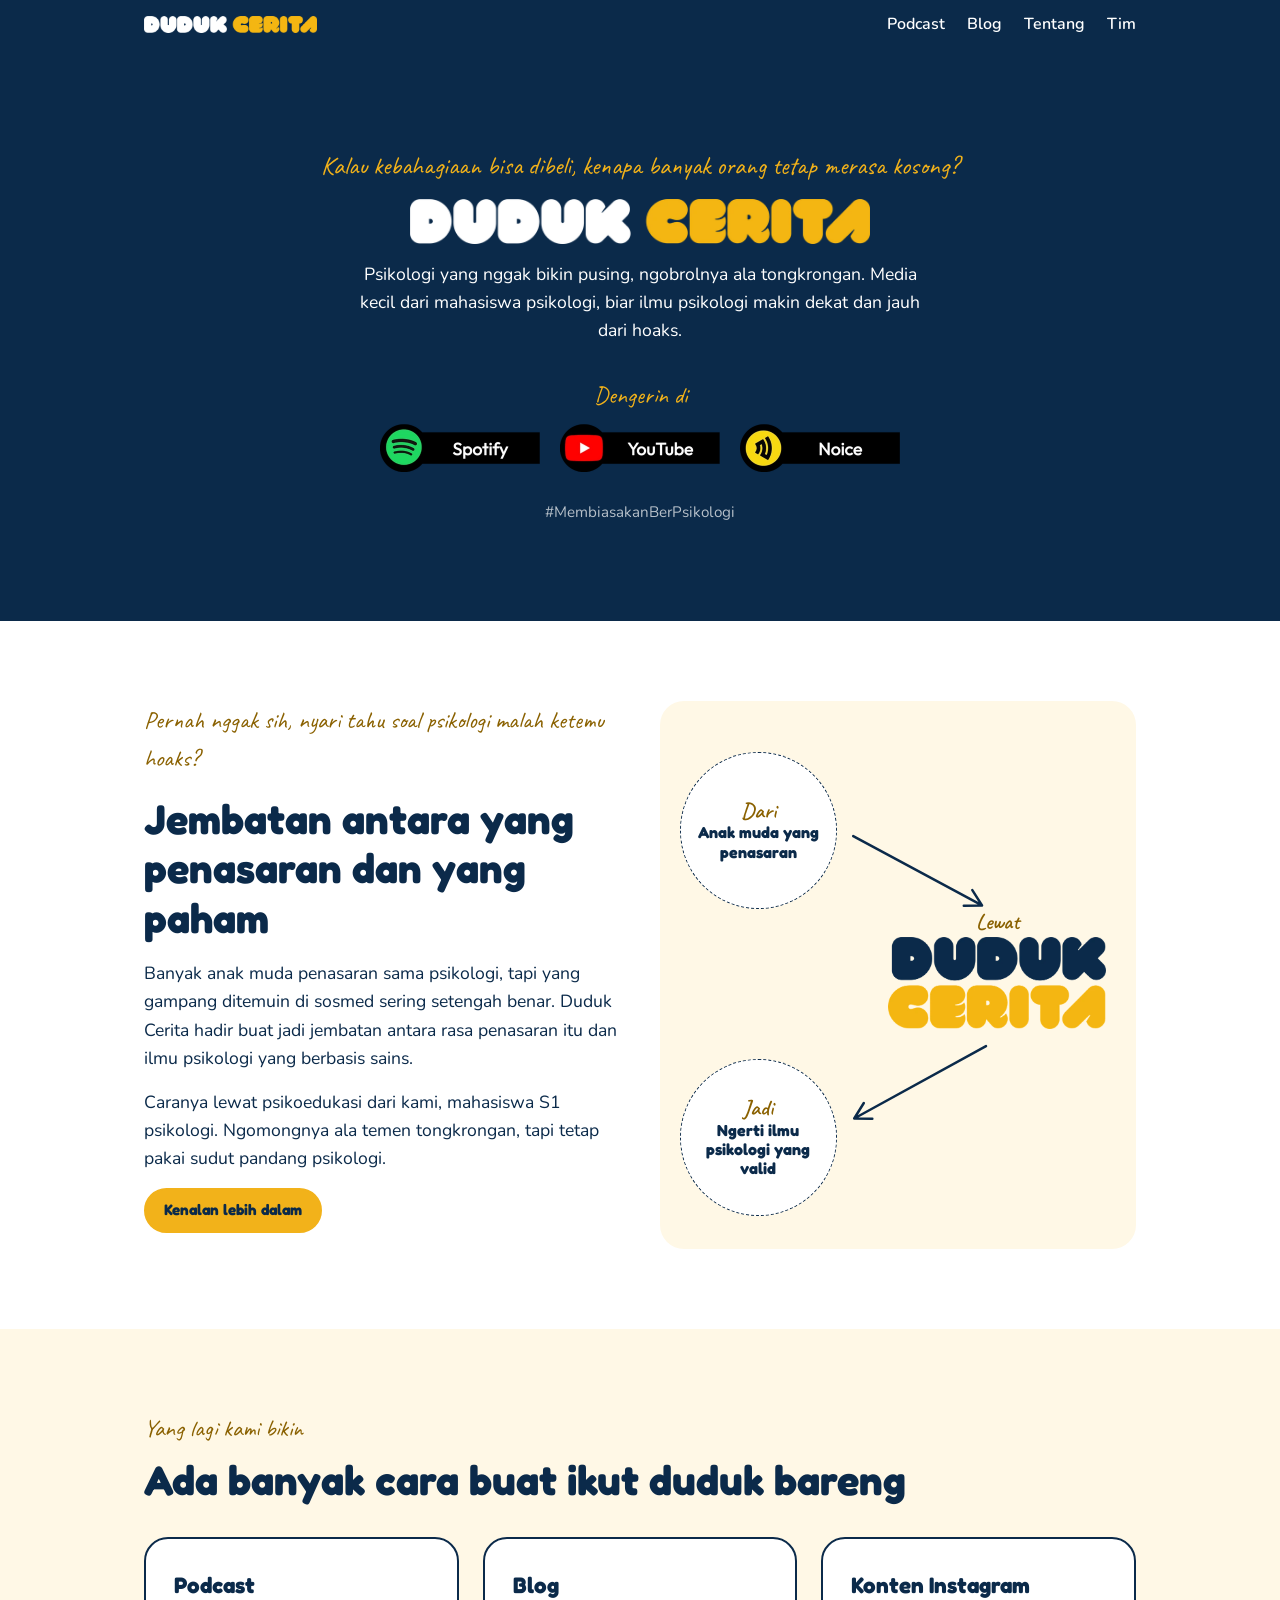
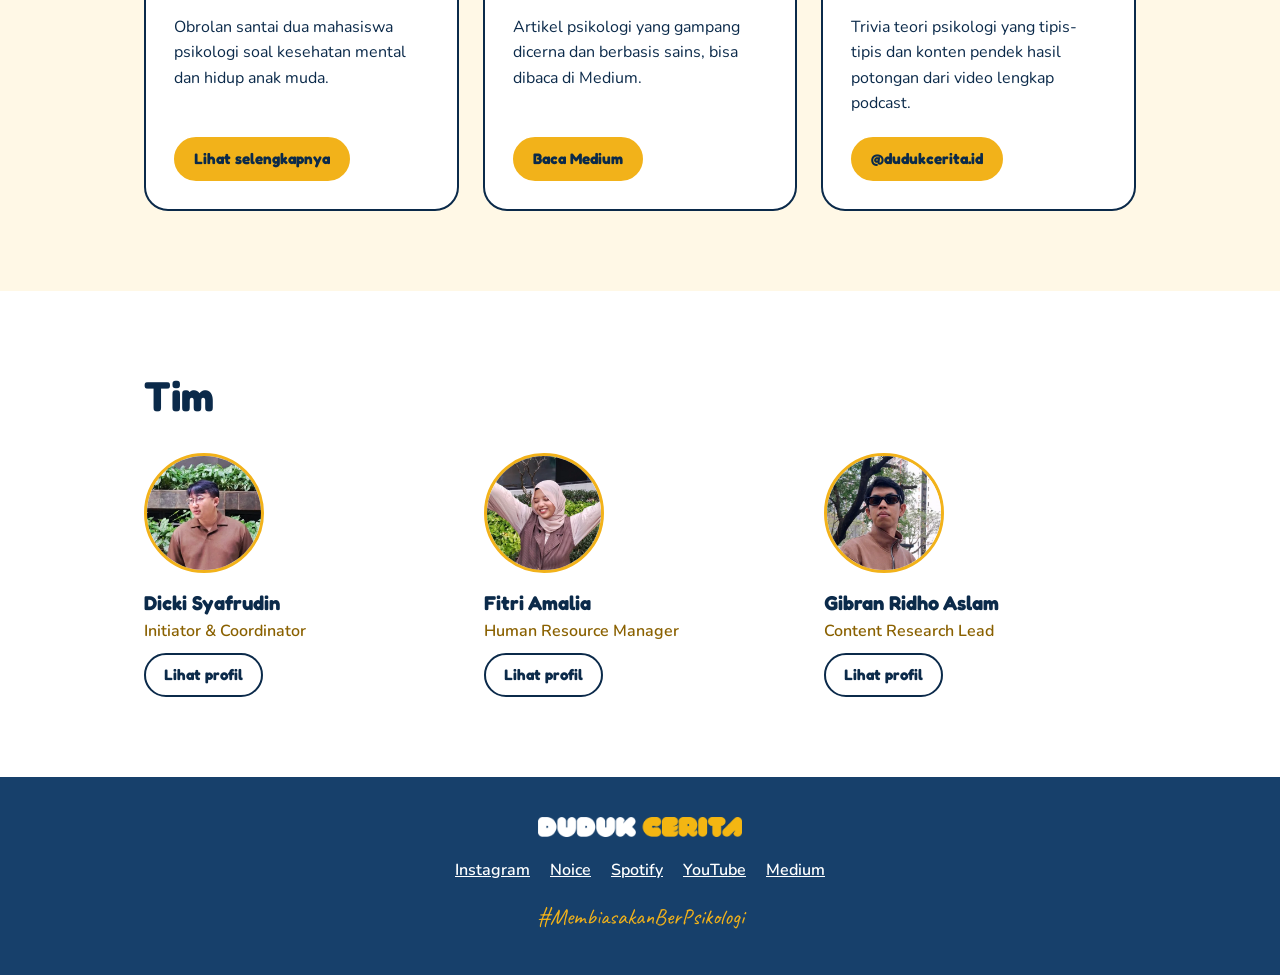
<file: index.html>
<!DOCTYPE html>
<html lang="id">
<head>
<meta charset="UTF-8">
<meta name="viewport" content="width=device-width, initial-scale=1">
<!-- EDIT: judul tab & deskripsi buat Google -->
<title>Duduk Cerita | Psikologi ala Tongkrongan</title>
<meta name="description" content="Media kecil dari mahasiswa psikologi. Podcast, tulisan, dan konten biar psikologi makin dekat dan jauh dari hoaks.">
<link rel="preconnect" href="https://fonts.googleapis.com">
<link rel="preconnect" href="https://fonts.gstatic.com" crossorigin>
<link href="https://fonts.googleapis.com/css2?family=Fredoka:wght@500;700&family=Nunito:wght@400;600&family=Caveat:wght@600&display=swap" rel="stylesheet">
<link rel="stylesheet" href="assets/styling/style.css">
<script src="assets/js/site.js" defer></script>
</head>
<body>

<header class="nav">
  <div class="wadah">
    <a class="logo" href="index.html"><img src="assets/image/logo/duduk-cerita-horizontal.webp" width="1000" height="98" alt="Duduk Cerita"></a>
    <button class="burger" type="button" aria-label="Buka menu" aria-expanded="false" aria-controls="menu-nav"><span></span><span></span><span></span></button>
    <ul id="menu-nav">
      <li><a href="podcast.html">Podcast</a></li>
      <li><a href="blog.html">Blog</a></li>
      <li><a href="tentang.html">Tentang</a></li>
      <li><a href="tim.html">Tim</a></li>
    </ul>
  </div>
</header>

<section class="hero" id="atas">
  <!-- EDIT: pertanyaan pancingan -->
  <p class="pancingan">Kalau kebahagiaan bisa dibeli, kenapa banyak orang tetap merasa kosong?</p>
  <!-- EDIT: judul -->
  <h1><img src="assets/image/logo/duduk-cerita-horizontal.webp" width="1000" height="98" alt="Duduk Cerita"></h1>
  <!-- EDIT: deskripsi -->
  <p class="deskripsi">Psikologi yang nggak bikin pusing, ngobrolnya ala tongkrongan. Media kecil dari mahasiswa psikologi, biar ilmu psikologi makin dekat dan jauh dari hoaks.</p>
  <!-- EDIT: link platform podcast (ganti href kalau ada yang berubah) -->
  <p class="dengerin">Dengerin di</p>
  <div class="platform">
    <a href="https://open.spotify.com/show/5ro07TWW1B1qlpnfPcXH9s" target="_blank" rel="noopener" aria-label="Dengerin di Spotify"><img src="assets/image/badge/spotify.webp" width="320" height="96" alt="Spotify"></a>
    <a href="https://www.youtube.com/@dudukceritaid" target="_blank" rel="noopener" aria-label="Nonton di YouTube"><img src="assets/image/badge/youtube.webp" width="320" height="96" alt="YouTube"></a>
    <a href="https://open.noice.id/catalog/bb728cef-943c-4de5-a036-f1ba72d7c10d" target="_blank" rel="noopener" aria-label="Dengerin di Noice"><img src="assets/image/badge/noice.webp" width="320" height="96" alt="Noice"></a>
  </div>
  <div class="hashtag">#MembiasakanBerPsikologi</div>
</section>

<section class="tentang" id="tentang">
  <div class="wadah tentang-grid">
    <div class="teks">
      <!-- EDIT: kalimat pancingan -->
      <p class="catatan">Pernah nggak sih, nyari tahu soal psikologi malah ketemu hoaks?</p>
      <h2>Jembatan antara yang penasaran dan yang paham</h2>
      <!-- EDIT: misi, ubah sesuka lu -->
      <p>Banyak anak muda penasaran sama psikologi, tapi yang gampang ditemuin di sosmed sering setengah benar. Duduk Cerita hadir buat jadi jembatan antara rasa penasaran itu dan ilmu psikologi yang berbasis sains.</p>
      <p>Caranya lewat psikoedukasi dari kami, mahasiswa S1 psikologi. Ngomongnya ala temen tongkrongan, tapi tetap pakai sudut pandang psikologi.</p>
      <p><a class="btn isi kecil" href="tentang.html">Kenalan lebih dalam</a></p>
    </div>
    <!-- EDIT: isi tiap kotak boleh diubah -->
    <div class="jembatan">
      <div class="diagram">
        <!-- panah: jangan diubah kecuali paham SVG -->
        <svg class="panah" viewBox="0 0 440 480" aria-hidden="true">
          <path d="M188 100 L318 170 M299.6 170.3 L318 170 L308.2 154.5"/>
          <path d="M322 312 L189 385 M198.7 369.4 L189 385 L207.3 385.2"/>
        </svg>
        <p class="satu"><small>Dari</small>Anak muda yang penasaran</p>
        <div class="tengah">
          <small>Lewat</small>
          <!-- EDIT: logo 2 baris (assets/image/logo/duduk-cerita-tumpuk.webp) -->
          <img src="assets/image/logo/duduk-cerita-tumpuk.webp" width="640" height="271" alt="Duduk Cerita" loading="lazy">
        </div>
        <p class="tiga"><small>Jadi</small>Ngerti ilmu psikologi yang valid</p>
      </div>
    </div>
  </div>
</section>

<section class="produk" id="produk">
  <div class="wadah">
    <p class="catatan">Yang lagi kami bikin</p>
    <h2>Ada banyak cara buat ikut duduk bareng</h2>
    <div class="kartu-grid">
      <article class="kartu">
        <h3>Podcast</h3>
        <!-- EDIT: deskripsi podcast -->
        <p>Obrolan santai dua mahasiswa psikologi soal kesehatan mental dan hidup anak muda.</p>
        <div class="aksi"><a class="btn isi kecil" href="podcast.html">Lihat selengkapnya</a></div>
      </article>
      <article class="kartu">
        <h3>Blog</h3>
        <!-- EDIT: deskripsi blog -->
        <p>Artikel psikologi yang gampang dicerna dan berbasis sains, bisa dibaca di Medium.</p>
        <div class="aksi"><a class="btn isi kecil" href="https://medium.com/" target="_blank" rel="noopener">Baca Medium</a></div>
      </article>
      <article class="kartu">
        <h3>Konten Instagram</h3>
        <!-- EDIT: deskripsi IG -->
        <p>Trivia teori psikologi yang tipis-tipis dan konten pendek hasil potongan dari video lengkap podcast.</p>
        <div class="aksi"><a class="btn isi kecil" href="https://instagram.com/dudukcerita.id" target="_blank" rel="noopener">@dudukcerita.id</a></div>
      </article>
    </div>
  </div>
</section>

<section id="tim">
  <div class="wadah">
    <h2>Tim</h2>
    <div class="tim-grid">
      <!-- EDIT: satu blok = satu orang. Foto: assets/image/tim/dicki.webp -->
      <article class="orang">
        <div class="foto"><img src="assets/image/tim/dicki.webp" alt="Dicki Syafrudin" width="400" height="400" loading="lazy"></div>
        <h3>Dicki Syafrudin</h3>
        <p class="posisi">Initiator &amp; Coordinator</p>
        <a class="btn kecil" href="Tim-Dicki.html">Lihat profil</a>
      </article>

      <!-- EDIT: satu blok = satu orang. Foto: assets/image/tim/fitri.webp -->
      <article class="orang">
        <div class="foto"><img src="assets/image/tim/fitri.webp" alt="Fitri Amalia" width="400" height="400" loading="lazy"></div>
        <h3>Fitri Amalia</h3>
        <p class="posisi">Human Resource Manager</p>
        <a class="btn kecil" href="Tim-Fitri.html">Lihat profil</a>
      </article>

      <!-- EDIT: satu blok = satu orang. Foto: assets/image/tim/gibran.webp -->
      <article class="orang">
        <div class="foto"><img src="assets/image/tim/gibran.webp" alt="Gibran Ridho Aslam" width="400" height="400" loading="lazy"></div>
        <h3>Gibran Ridho Aslam</h3>
        <p class="posisi">Content Research Lead</p>
        <a class="btn kecil" href="Tim-Gibran.html">Lihat profil</a>
      </article>
    </div>
  </div>
</section>

<!-- Footer: sama di semua halaman -->
<footer>
  <a class="logo" href="index.html"><img src="assets/image/logo/duduk-cerita-horizontal.webp" width="1000" height="98" alt="Duduk Cerita" loading="lazy"></a>
  <div class="sosmed">
    <a href="https://instagram.com/dudukcerita.id" target="_blank" rel="noopener">Instagram</a>
    <a href="https://open.noice.id/catalog/bb728cef-943c-4de5-a036-f1ba72d7c10d" target="_blank" rel="noopener">Noice</a>
    <a href="https://open.spotify.com/show/5ro07TWW1B1qlpnfPcXH9s" target="_blank" rel="noopener">Spotify</a>
    <a href="https://www.youtube.com/@dudukceritaid" target="_blank" rel="noopener">YouTube</a>
    <a href="https://medium.com/" target="_blank" rel="noopener">Medium</a>
  </div>
  <div class="hashtag">#MembiasakanBerPsikologi</div>
</footer>
</body>
</html>
</file>
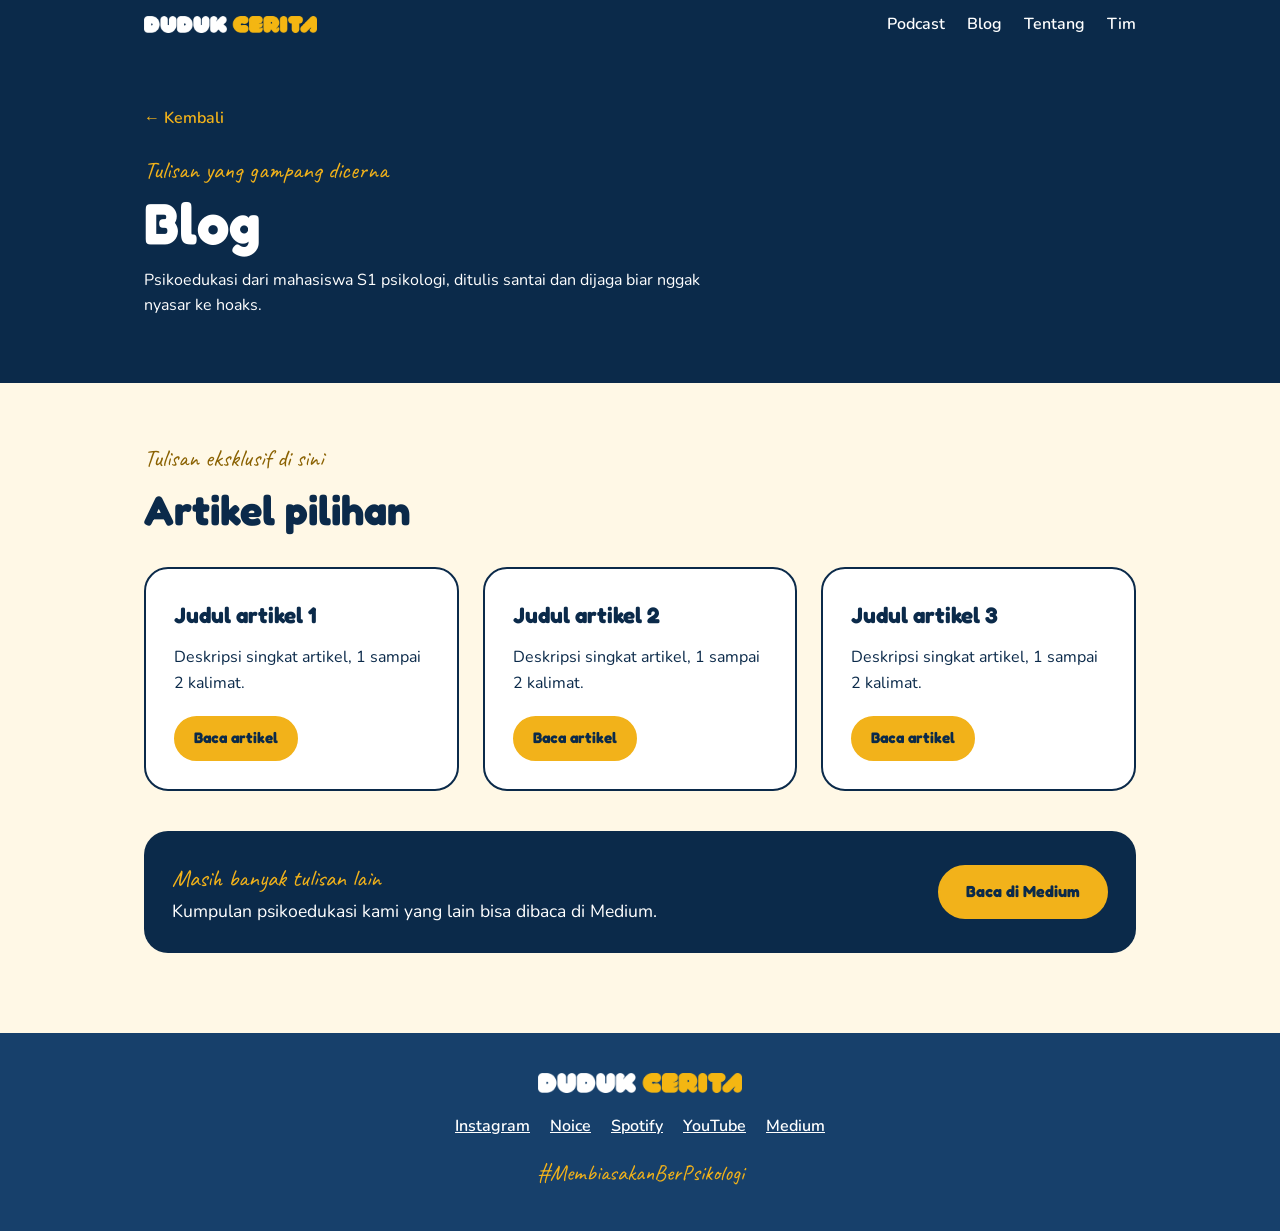
<file: blog.html>
<!DOCTYPE html>
<html lang="id">
<head>
<meta charset="UTF-8">
<meta name="viewport" content="width=device-width, initial-scale=1">
<!-- EDIT: judul tab & deskripsi buat Google -->
<title>Blog | Duduk Cerita</title>
<meta name="description" content="Tulisan psikoedukasi dari Duduk Cerita.">
<link rel="preconnect" href="https://fonts.googleapis.com">
<link rel="preconnect" href="https://fonts.gstatic.com" crossorigin>
<link href="https://fonts.googleapis.com/css2?family=Fredoka:wght@500;700&family=Nunito:wght@400;600&family=Caveat:wght@600&display=swap" rel="stylesheet">
<link rel="stylesheet" href="assets/styling/style.css">
<script src="assets/js/site.js" defer></script>
</head>
<body>

<header class="nav">
  <div class="wadah">
    <a class="logo" href="index.html"><img src="assets/image/logo/duduk-cerita-horizontal.webp" width="1000" height="98" alt="Duduk Cerita"></a>
    <button class="burger" type="button" aria-label="Buka menu" aria-expanded="false" aria-controls="menu-nav"><span></span><span></span><span></span></button>
    <ul id="menu-nav">
      <li><a href="podcast.html">Podcast</a></li>
      <li><a href="blog.html">Blog</a></li>
      <li><a href="tentang.html">Tentang</a></li>
      <li><a href="tim.html">Tim</a></li>
    </ul>
  </div>
</header>

<section class="kepala">
  <div class="wadah">
    <a class="balik" href="index.html">&larr; Kembali</a>
    <p class="catatan">Tulisan yang gampang dicerna</p>
    <h1>Blog</h1>
    <!-- EDIT: penjelasan blog -->
    <p>Psikoedukasi dari mahasiswa S1 psikologi, ditulis santai dan dijaga biar nggak nyasar ke hoaks.</p>
  </div>
</section>
<section class="halaman">
  <div class="wadah">
    <div class="bagian-judul">
      <p class="catatan">Tulisan eksklusif di sini</p>
      <h2>Artikel pilihan</h2>
    </div>
    <div class="kartu-grid">
      <!-- EDIT: satu blok = satu artikel. Ganti judul, deskripsi, dan link Google Drive -->
      <article class="kartu">
        <h3>Judul artikel 1</h3>
        <p>Deskripsi singkat artikel, 1 sampai 2 kalimat.</p>
        <div class="aksi"><a class="btn isi kecil" href="#" target="_blank" rel="noopener">Baca artikel</a></div>
      </article>

      <!-- EDIT: satu blok = satu artikel. Ganti judul, deskripsi, dan link Google Drive -->
      <article class="kartu">
        <h3>Judul artikel 2</h3>
        <p>Deskripsi singkat artikel, 1 sampai 2 kalimat.</p>
        <div class="aksi"><a class="btn isi kecil" href="#" target="_blank" rel="noopener">Baca artikel</a></div>
      </article>

      <!-- EDIT: satu blok = satu artikel. Ganti judul, deskripsi, dan link Google Drive -->
      <article class="kartu">
        <h3>Judul artikel 3</h3>
        <p>Deskripsi singkat artikel, 1 sampai 2 kalimat.</p>
        <div class="aksi"><a class="btn isi kecil" href="#" target="_blank" rel="noopener">Baca artikel</a></div>
      </article>
    </div>

    <!-- EDIT: ganti link Medium -->
    <div class="lainnya">
      <div>
        <p class="catatan">Masih banyak tulisan lain</p>
        <p class="lainnya-teks">Kumpulan psikoedukasi kami yang lain bisa dibaca di Medium.</p>
      </div>
      <a class="btn isi" href="https://medium.com/" target="_blank" rel="noopener">Baca di Medium</a>
    </div>
  </div>
</section>

<!-- Footer: sama di semua halaman -->
<footer>
  <a class="logo" href="index.html"><img src="assets/image/logo/duduk-cerita-horizontal.webp" width="1000" height="98" alt="Duduk Cerita" loading="lazy"></a>
  <div class="sosmed">
    <a href="https://instagram.com/dudukcerita.id" target="_blank" rel="noopener">Instagram</a>
    <a href="https://open.noice.id/catalog/bb728cef-943c-4de5-a036-f1ba72d7c10d" target="_blank" rel="noopener">Noice</a>
    <a href="https://open.spotify.com/show/5ro07TWW1B1qlpnfPcXH9s" target="_blank" rel="noopener">Spotify</a>
    <a href="https://www.youtube.com/@dudukceritaid" target="_blank" rel="noopener">YouTube</a>
    <a href="https://medium.com/" target="_blank" rel="noopener">Medium</a>
  </div>
  <div class="hashtag">#MembiasakanBerPsikologi</div>
</footer>
</body>
</html>
</file>
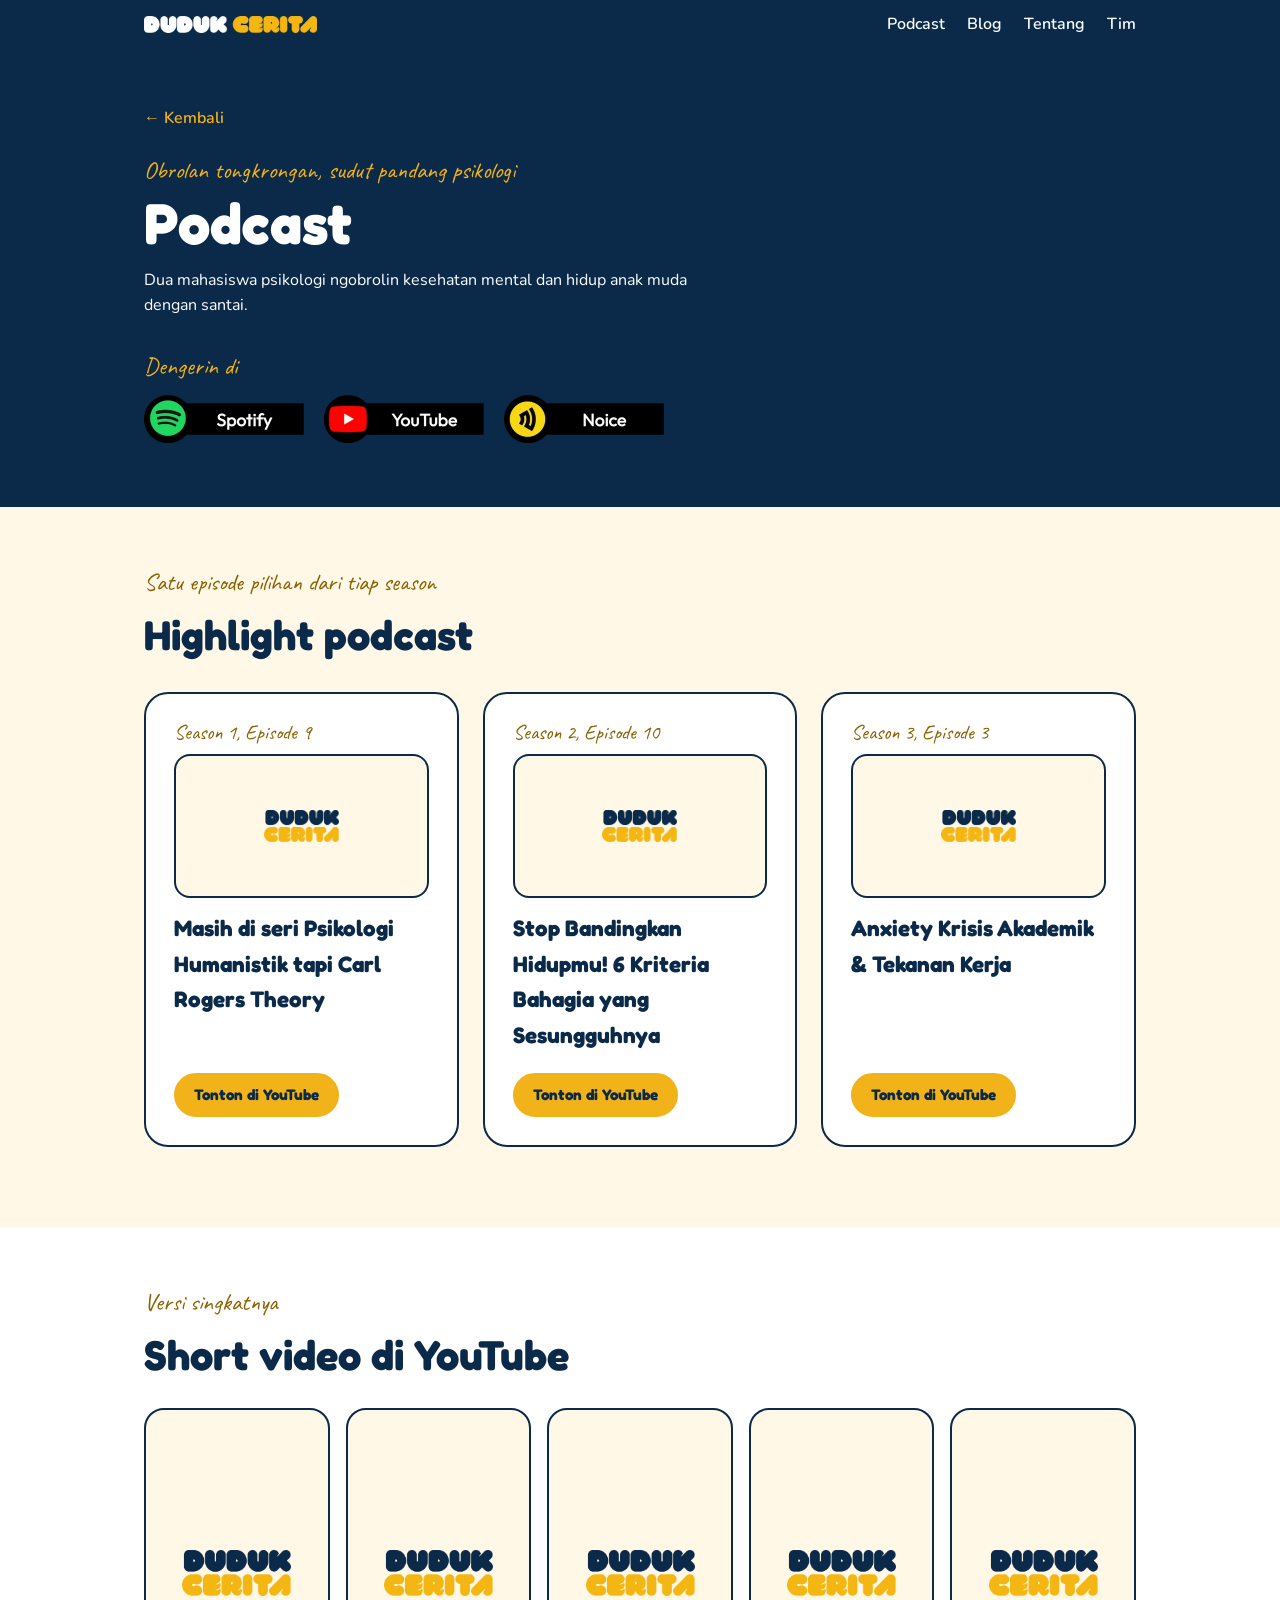
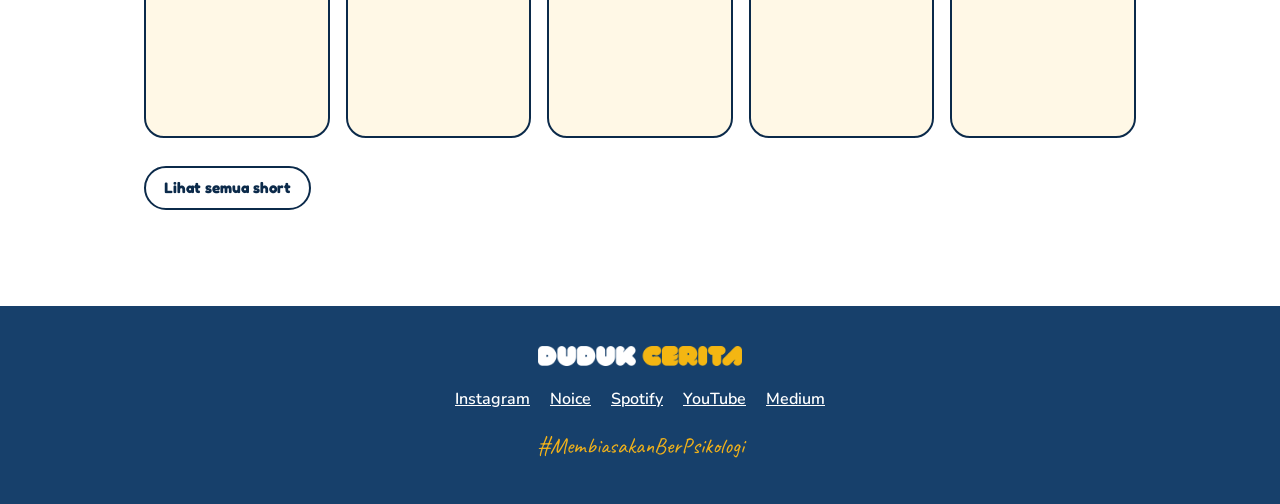
<file: podcast.html>
<!DOCTYPE html>
<html lang="id">
<head>
<meta charset="UTF-8">
<meta name="viewport" content="width=device-width, initial-scale=1">
<!-- EDIT: judul tab & deskripsi buat Google -->
<title>Podcast | Duduk Cerita</title>
<meta name="description" content="Podcast Duduk Cerita: obrolan santai soal kesehatan mental dan hidup anak muda.">
<link rel="preconnect" href="https://fonts.googleapis.com">
<link rel="preconnect" href="https://fonts.gstatic.com" crossorigin>
<link href="https://fonts.googleapis.com/css2?family=Fredoka:wght@500;700&family=Nunito:wght@400;600&family=Caveat:wght@600&display=swap" rel="stylesheet">
<link rel="stylesheet" href="assets/styling/style.css">
<script src="assets/js/site.js" defer></script>
</head>
<body>

<header class="nav">
  <div class="wadah">
    <a class="logo" href="index.html"><img src="assets/image/logo/duduk-cerita-horizontal.webp" width="1000" height="98" alt="Duduk Cerita"></a>
    <button class="burger" type="button" aria-label="Buka menu" aria-expanded="false" aria-controls="menu-nav"><span></span><span></span><span></span></button>
    <ul id="menu-nav">
      <li><a href="podcast.html">Podcast</a></li>
      <li><a href="blog.html">Blog</a></li>
      <li><a href="tentang.html">Tentang</a></li>
      <li><a href="tim.html">Tim</a></li>
    </ul>
  </div>
</header>

<section class="kepala">
  <div class="wadah">
    <a class="balik" href="index.html">&larr; Kembali</a>
    <p class="catatan">Obrolan tongkrongan, sudut pandang psikologi</p>
    <h1>Podcast</h1>
    <!-- EDIT: penjelasan podcast -->
    <p>Dua mahasiswa psikologi ngobrolin kesehatan mental dan hidup anak muda dengan santai.</p>
    <!-- EDIT: link platform (sama kayak hero index) -->
    <p class="dengerin catatan">Dengerin di</p>
    <div class="platform">
      <a href="https://open.spotify.com/show/5ro07TWW1B1qlpnfPcXH9s" target="_blank" rel="noopener" aria-label="Dengerin di Spotify"><img src="assets/image/badge/spotify.webp" width="320" height="96" alt="Spotify"></a>
      <a href="https://www.youtube.com/@dudukceritaid" target="_blank" rel="noopener" aria-label="Nonton di YouTube"><img src="assets/image/badge/youtube.webp" width="320" height="96" alt="YouTube"></a>
      <a href="https://open.noice.id/catalog/bb728cef-943c-4de5-a036-f1ba72d7c10d" target="_blank" rel="noopener" aria-label="Dengerin di Noice"><img src="assets/image/badge/noice.webp" width="320" height="96" alt="Noice"></a>
    </div>
  </div>
</section>

<section class="halaman" id="episode">
  <div class="wadah">
    <div class="bagian-judul">
      <p class="catatan">Satu episode pilihan dari tiap season</p>
      <h2>Highlight podcast</h2>
    </div>
    <div class="kartu-grid eps-grid">
      <!-- EDIT: satu blok = satu season. ID video ada di 2 tempat (iframe dan tombol YouTube) -->
      <article class="kartu">
        <p class="eps">Season 1, Episode 9</p>
        <div class="video">
          <iframe src="https://www.youtube.com/embed/QgPZrFZx9c0?rel=0&playsinline=1" title="Highlight Season 1" loading="lazy" allow="accelerometer; encrypted-media; picture-in-picture; fullscreen" allowfullscreen referrerpolicy="strict-origin-when-cross-origin"></iframe>
        </div>
        <h3>Masih di seri Psikologi Humanistik tapi Carl Rogers Theory</h3>
        <div class="aksi">
          <a class="btn isi kecil" href="https://youtu.be/QgPZrFZx9c0" target="_blank" rel="noopener">Tonton di YouTube</a>
        </div>
      </article>

      <!-- EDIT: satu blok = satu season. ID video ada di 2 tempat (iframe dan tombol YouTube) -->
      <article class="kartu">
        <p class="eps">Season 2, Episode 10</p>
        <div class="video">
          <iframe src="https://www.youtube.com/embed/g6aoKWZgzLk?rel=0&playsinline=1" title="Highlight Season 2" loading="lazy" allow="accelerometer; encrypted-media; picture-in-picture; fullscreen" allowfullscreen referrerpolicy="strict-origin-when-cross-origin"></iframe>
        </div>
        <h3>Stop Bandingkan Hidupmu! 6 Kriteria Bahagia yang Sesungguhnya</h3>
        <div class="aksi">
          <a class="btn isi kecil" href="https://youtu.be/g6aoKWZgzLk" target="_blank" rel="noopener">Tonton di YouTube</a>
        </div>
      </article>

      <!-- EDIT: satu blok = satu season. ID video ada di 2 tempat (iframe dan tombol YouTube) -->
      <article class="kartu">
        <p class="eps">Season 3, Episode 3</p>
        <div class="video">
          <iframe src="https://www.youtube.com/embed/peP0UXjH81o?rel=0&playsinline=1" title="Highlight Season 3" loading="lazy" allow="accelerometer; encrypted-media; picture-in-picture; fullscreen" allowfullscreen referrerpolicy="strict-origin-when-cross-origin"></iframe>
        </div>
        <h3>Anxiety Krisis Akademik &amp; Tekanan Kerja</h3>
        <div class="aksi">
          <a class="btn isi kecil" href="https://youtu.be/peP0UXjH81o" target="_blank" rel="noopener">Tonton di YouTube</a>
        </div>
      </article>
    </div>
  </div>
</section>

<section class="shorts" id="short">
  <div class="wadah">
    <div class="bagian-judul">
      <p class="catatan">Versi singkatnya</p>
      <h2>Short video di YouTube</h2>
    </div>
    <div class="shorts-grid">
      <!-- EDIT: ID short (dari link youtube.com/shorts/ID) -->
      <div class="short">
        <iframe src="https://www.youtube.com/embed/yjSa1qZeP1U?rel=0&playsinline=1" title="Short video 1" loading="lazy" allow="accelerometer; encrypted-media; picture-in-picture; fullscreen" allowfullscreen referrerpolicy="strict-origin-when-cross-origin"></iframe>
      </div>
      <!-- EDIT: ID short (dari link youtube.com/shorts/ID) -->
      <div class="short">
        <iframe src="https://www.youtube.com/embed/HENQn8Jc2SE?rel=0&playsinline=1" title="Short video 2" loading="lazy" allow="accelerometer; encrypted-media; picture-in-picture; fullscreen" allowfullscreen referrerpolicy="strict-origin-when-cross-origin"></iframe>
      </div>
      <!-- EDIT: ID short (dari link youtube.com/shorts/ID) -->
      <div class="short">
        <iframe src="https://www.youtube.com/embed/Ba_Bv5P3qsA?rel=0&playsinline=1" title="Short video 3" loading="lazy" allow="accelerometer; encrypted-media; picture-in-picture; fullscreen" allowfullscreen referrerpolicy="strict-origin-when-cross-origin"></iframe>
      </div>
      <!-- EDIT: ID short (dari link youtube.com/shorts/ID) -->
      <div class="short">
        <iframe src="https://www.youtube.com/embed/eBiAB8sXlHM?rel=0&playsinline=1" title="Short video 4" loading="lazy" allow="accelerometer; encrypted-media; picture-in-picture; fullscreen" allowfullscreen referrerpolicy="strict-origin-when-cross-origin"></iframe>
      </div>
      <!-- EDIT: ID short (dari link youtube.com/shorts/ID) -->
      <div class="short">
        <iframe src="https://www.youtube.com/embed/6qN7VQpt27I?rel=0&playsinline=1" title="Short video 5" loading="lazy" allow="accelerometer; encrypted-media; picture-in-picture; fullscreen" allowfullscreen referrerpolicy="strict-origin-when-cross-origin"></iframe>
      </div>
    </div>
    <p class="lihat-semua"><a class="btn kecil" href="https://www.youtube.com/@dudukceritaid/shorts" target="_blank" rel="noopener">Lihat semua short</a></p>
  </div>
</section>

<!-- Footer: sama di semua halaman -->
<footer>
  <a class="logo" href="index.html"><img src="assets/image/logo/duduk-cerita-horizontal.webp" width="1000" height="98" alt="Duduk Cerita" loading="lazy"></a>
  <div class="sosmed">
    <a href="https://instagram.com/dudukcerita.id" target="_blank" rel="noopener">Instagram</a>
    <a href="https://open.noice.id/catalog/bb728cef-943c-4de5-a036-f1ba72d7c10d" target="_blank" rel="noopener">Noice</a>
    <a href="https://open.spotify.com/show/5ro07TWW1B1qlpnfPcXH9s" target="_blank" rel="noopener">Spotify</a>
    <a href="https://www.youtube.com/@dudukceritaid" target="_blank" rel="noopener">YouTube</a>
    <a href="https://medium.com/" target="_blank" rel="noopener">Medium</a>
  </div>
  <div class="hashtag">#MembiasakanBerPsikologi</div>
</footer>
</body>
</html>
</file>
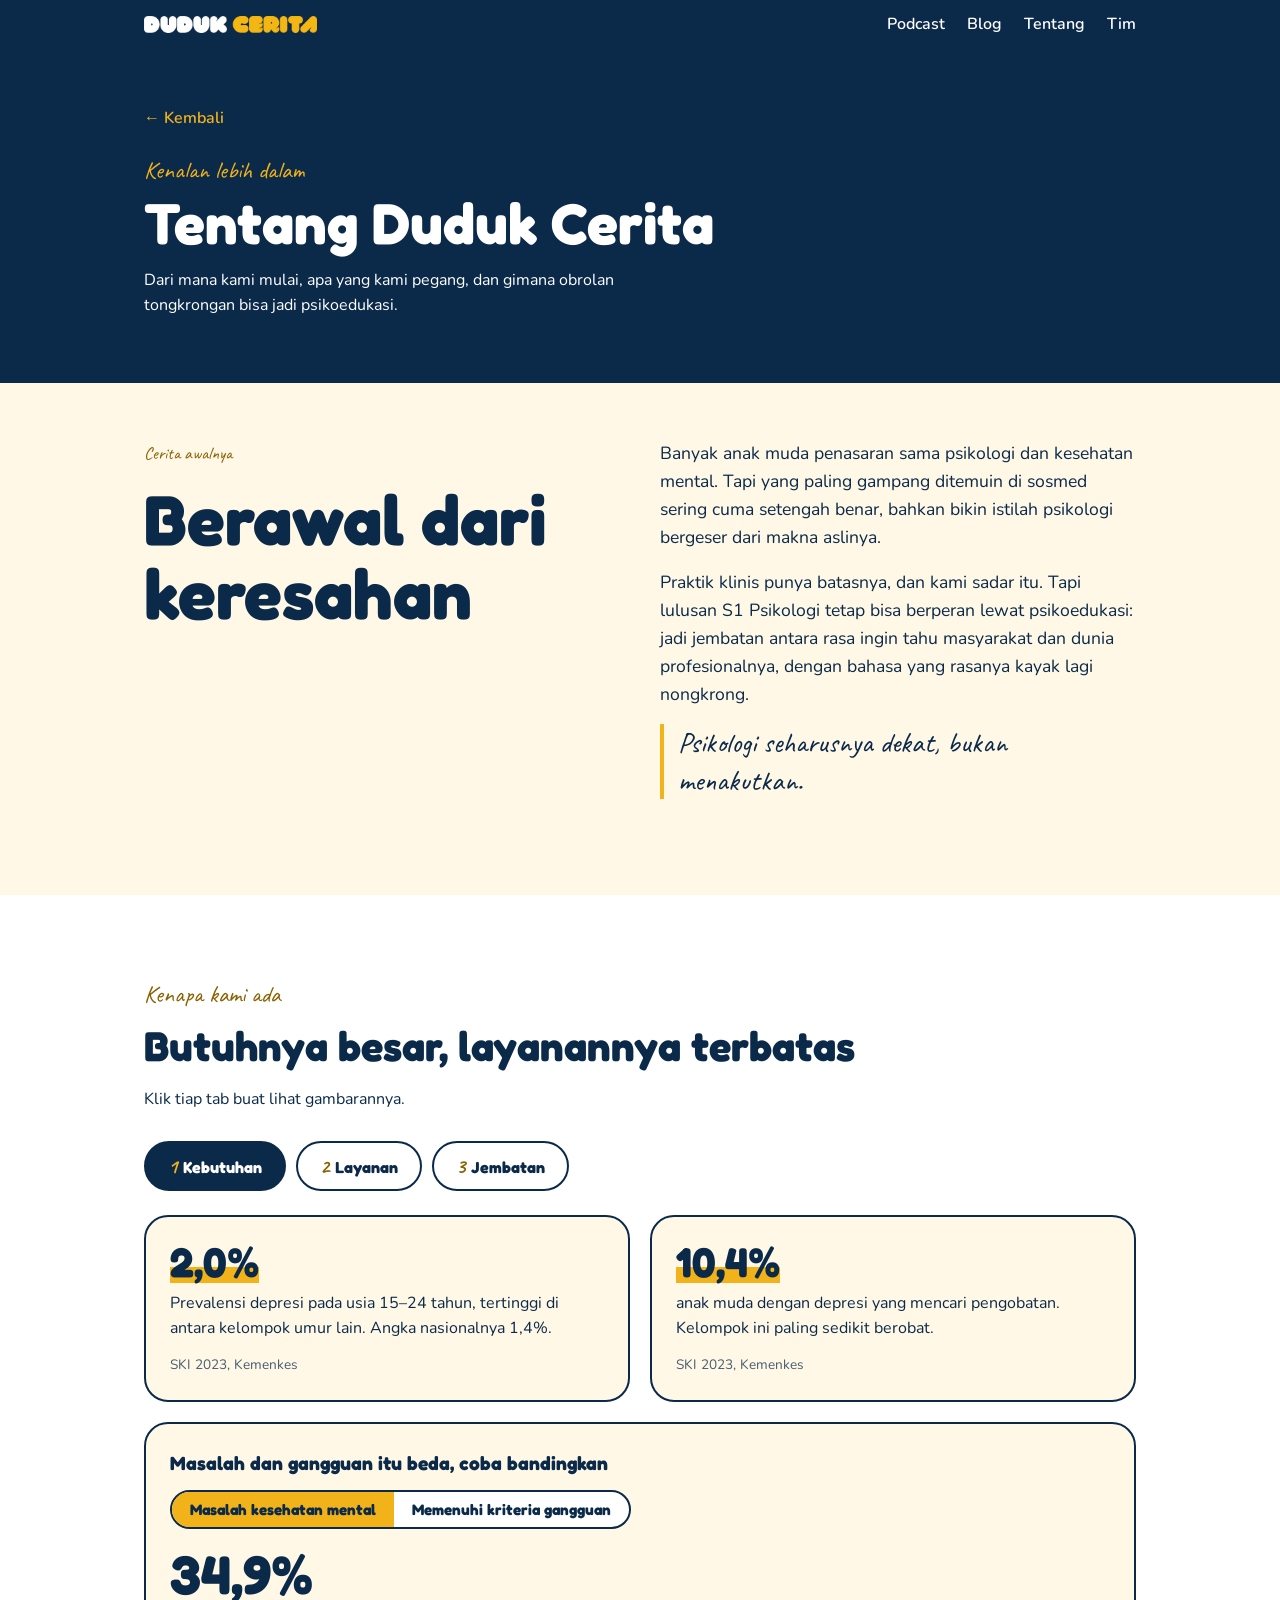
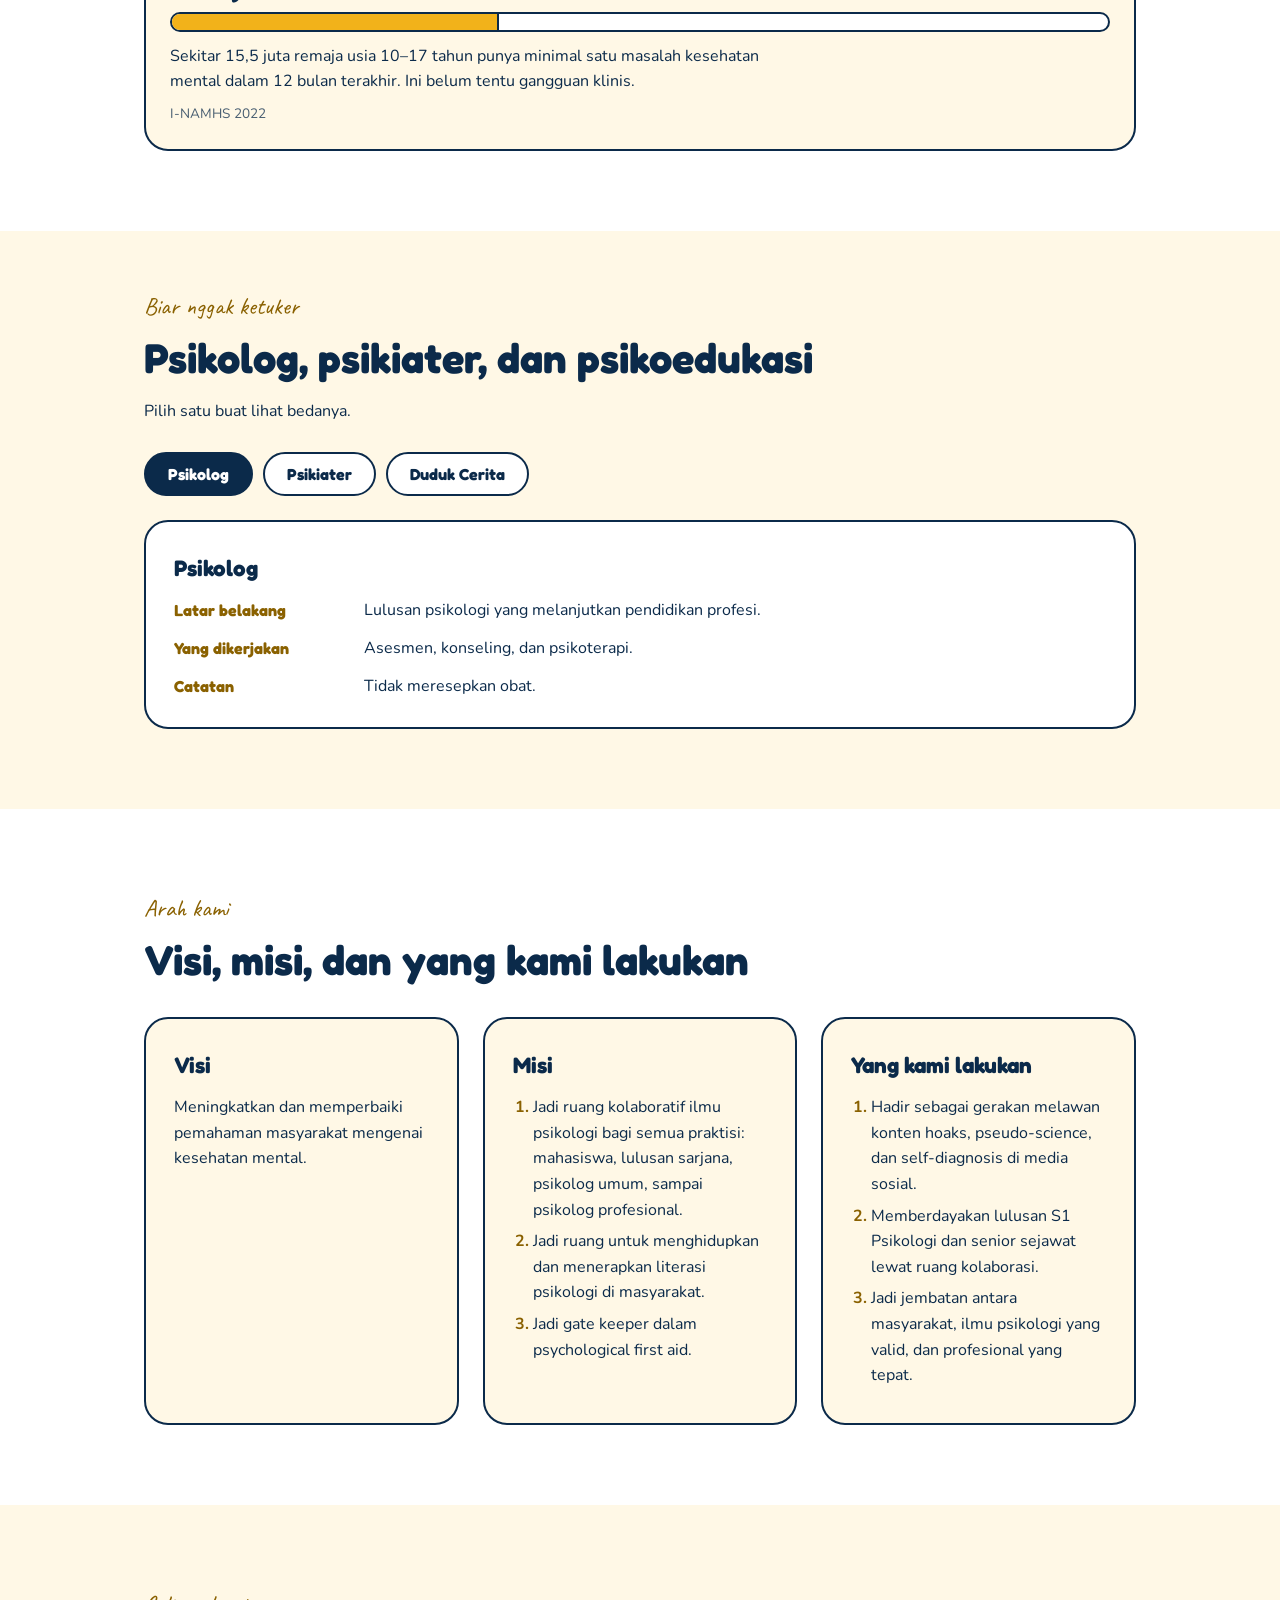
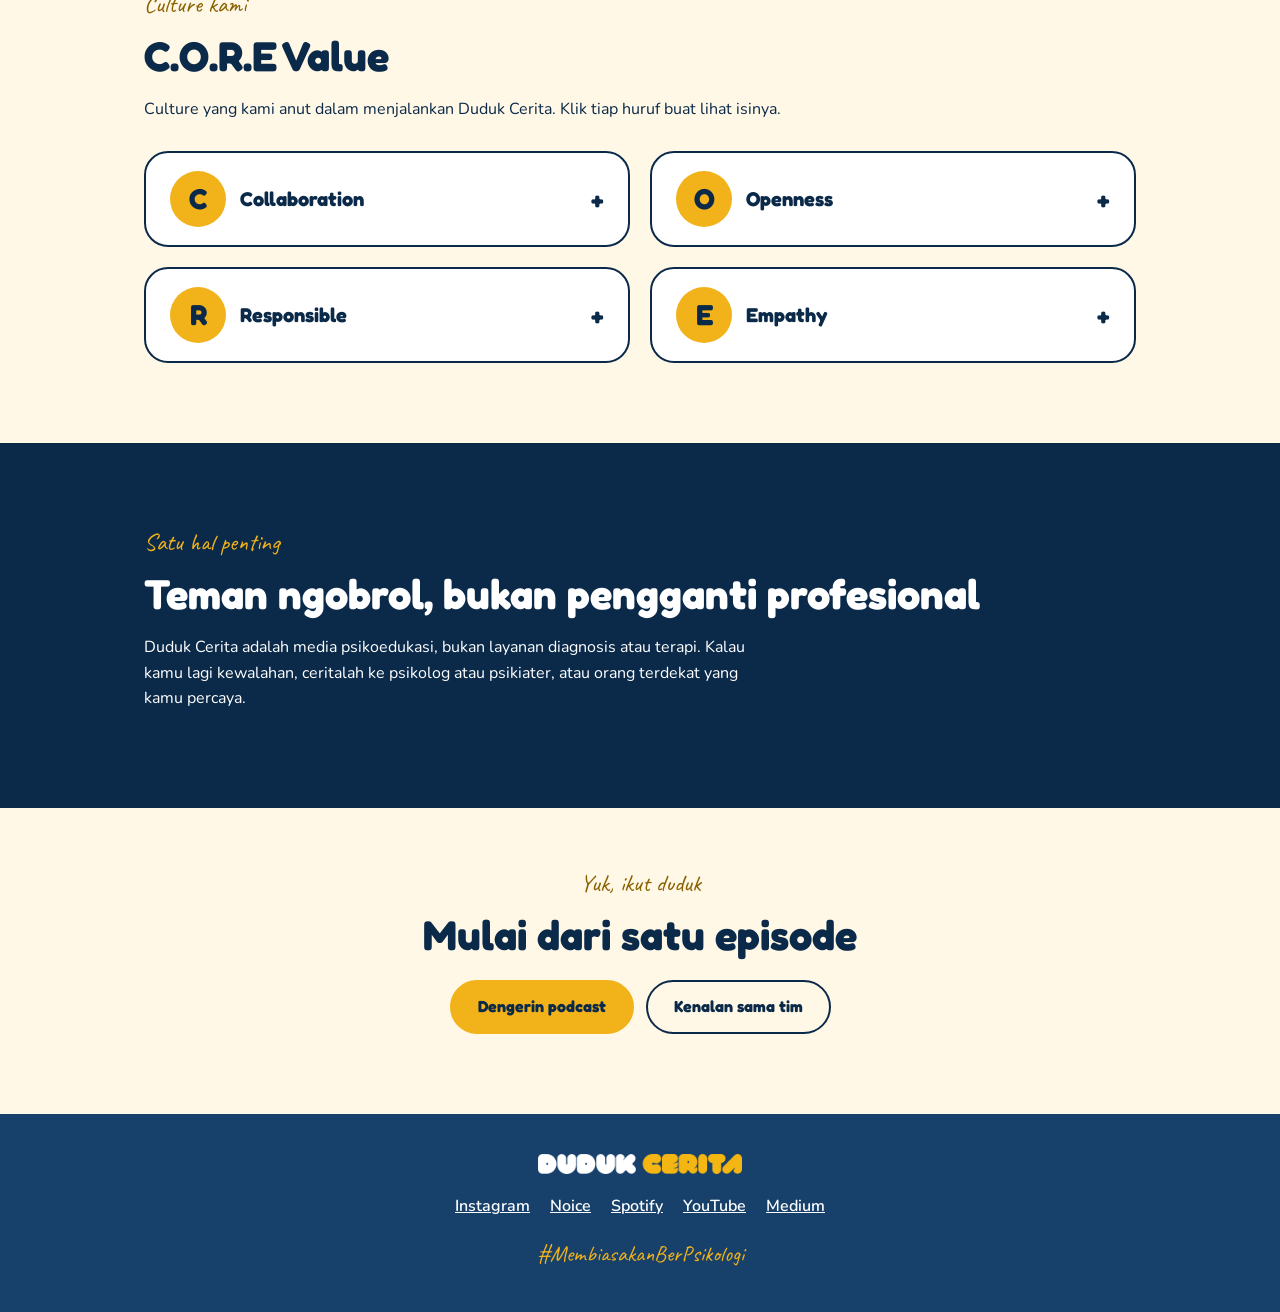
<file: tentang.html>
<!DOCTYPE html>
<html lang="id">
<head>
<meta charset="UTF-8">
<meta name="viewport" content="width=device-width, initial-scale=1">
<!-- EDIT: judul tab & deskripsi buat Google -->
<title>Tentang | Duduk Cerita</title>
<meta name="description" content="Kenali Duduk Cerita lebih dalam: cerita awal, nilai yang kami pegang, dan cara kami bikin psikoedukasi.">
<link rel="preconnect" href="https://fonts.googleapis.com">
<link rel="preconnect" href="https://fonts.gstatic.com" crossorigin>
<link href="https://fonts.googleapis.com/css2?family=Fredoka:wght@500;700&family=Nunito:wght@400;600&family=Caveat:wght@600&display=swap" rel="stylesheet">
<link rel="stylesheet" href="assets/styling/style.css">
<script src="assets/js/site.js" defer></script>
</head>
<body>

<header class="nav">
  <div class="wadah">
    <a class="logo" href="index.html"><img src="assets/image/logo/duduk-cerita-horizontal.webp" width="1000" height="98" alt="Duduk Cerita"></a>
    <button class="burger" type="button" aria-label="Buka menu" aria-expanded="false" aria-controls="menu-nav"><span></span><span></span><span></span></button>
    <ul id="menu-nav">
      <li><a href="podcast.html">Podcast</a></li>
      <li><a href="blog.html">Blog</a></li>
      <li><a href="tentang.html">Tentang</a></li>
      <li><a href="tim.html">Tim</a></li>
    </ul>
  </div>
</header>

<section class="kepala">
  <div class="wadah">
    <a class="balik" href="index.html">&larr; Kembali</a>
    <p class="catatan">Kenalan lebih dalam</p>
    <h1>Tentang Duduk Cerita</h1>
    <!-- EDIT: penjelasan singkat -->
    <p>Dari mana kami mulai, apa yang kami pegang, dan gimana obrolan tongkrongan bisa jadi psikoedukasi.</p>
  </div>
</section>

<section class="halaman">
  <div class="wadah cerita-awal">
    <div>
      <p class="catatan">Cerita awalnya</p>
      <h2>Berawal dari keresahan</h2>
    </div>
    <div>
      <!-- EDIT: sesuaikan cerita asli awal Duduk Cerita (tahun, momen, siapa yang mulai) -->
      <p>Banyak anak muda penasaran sama psikologi dan kesehatan mental. Tapi yang paling gampang ditemuin di sosmed sering cuma setengah benar, bahkan bikin istilah psikologi bergeser dari makna aslinya.</p>
      <p>Praktik klinis punya batasnya, dan kami sadar itu. Tapi lulusan S1 Psikologi tetap bisa berperan lewat psikoedukasi: jadi jembatan antara rasa ingin tahu masyarakat dan dunia profesionalnya, dengan bahasa yang rasanya kayak lagi nongkrong.</p>
      <p class="cerita">Psikologi seharusnya dekat, bukan menakutkan.</p>
    </div>
  </div>
</section>

<section class="fakta" id="kenapa">
  <div class="wadah">
    <p class="catatan">Kenapa kami ada</p>
    <h2>Butuhnya besar, layanannya terbatas</h2>
    <!-- EDIT: angka sudah dicek ke sumber resmi. Tahun sumber ada di tiap kartu -->
    <p>Klik tiap tab buat lihat gambarannya.</p>

    <div class="tabs" role="tablist" aria-label="Gambaran kebutuhan kesehatan mental">
      <button class="tab" role="tab" aria-selected="true"><span>1</span>Kebutuhan</button>
      <button class="tab" role="tab" aria-selected="false"><span>2</span>Layanan</button>
      <button class="tab" role="tab" aria-selected="false"><span>3</span>Jembatan</button>
    </div>

    <div class="panel" role="tabpanel">
      <div class="stat-grid">
        <div class="stat">
          <span class="angka" data-count="2.0" data-dec="1" data-suf="%">2,0%</span>
          <p>Prevalensi depresi pada usia 15–24 tahun, tertinggi di antara kelompok umur lain. Angka nasionalnya 1,4%.</p>
          <p class="sumber">SKI 2023, Kemenkes</p>
        </div>
        <div class="stat">
          <span class="angka" data-count="10.4" data-dec="1" data-suf="%">10,4%</span>
          <p>anak muda dengan depresi yang mencari pengobatan. Kelompok ini paling sedikit berobat.</p>
          <p class="sumber">SKI 2023, Kemenkes</p>
        </div>
      </div>
      <div class="interaktif">
        <h3>Masalah dan gangguan itu beda, coba bandingkan</h3>
        <div class="seg" role="group" aria-label="Pilih angka">
          <button type="button" aria-pressed="true" data-w="34.9" data-n="34,9%" data-t="Sekitar 15,5 juta remaja usia 10–17 tahun punya minimal satu masalah kesehatan mental dalam 12 bulan terakhir. Ini belum tentu gangguan klinis.">Masalah kesehatan mental</button>
          <button type="button" aria-pressed="false" data-w="5.5" data-n="5,5%" data-t="Sekitar 2,45 juta remaja memenuhi kriteria gangguan mental. Beda dua angka ini penting, dan itu salah satu alasan pemahaman publik perlu dibenahi.">Memenuhi kriteria gangguan</button>
        </div>
        <div class="besar" aria-live="polite">34,9%</div>
        <div class="bar"><i style="--w:34.9%"></i></div>
        <p class="penjelas">Sekitar 15,5 juta remaja usia 10–17 tahun punya minimal satu masalah kesehatan mental dalam 12 bulan terakhir. Ini belum tentu gangguan klinis.</p>
        <p class="sumber">I-NAMHS 2022</p>
      </div>
    </div>

    <div class="panel" role="tabpanel" hidden>
      <div class="stat-grid">
        <div class="stat">
          <span class="angka" data-count="54000" data-pre="&asymp; 1 : " data-dec="0">&asymp; 1 : 54.000</span>
          <p>rasio gabungan psikolog klinis dan psikiater terhadap penduduk. Acuan WHO: 1 : 30.000.</p>
          <div class="bar-baris"><small>Acuan WHO (1 : 30.000)</small><div class="bar"><i style="--w:100%"></i></div></div>
          <div class="bar-baris"><small>Saat ini, sekitar 56% dari acuan</small><div class="bar"><i style="--w:56%"></i></div></div>
          <details>
            <summary>Lihat hitungannya</summary>
            <p>1.495 psikiater + 3.513 psikolog klinis = 5.008 tenaga. Dibagi jumlah penduduk (&plusmn;269 juta, tersirat dari rasio psikiater di data Kemenkes) menghasilkan sekitar 1 : 54.000. Dari 3.513 psikolog klinis itu, hanya 213 yang bertugas di puskesmas.</p>
          </details>
          <p class="sumber">Estimasi dari data Kemenkes 2026</p>
        </div>
        <div class="stat">
          <span class="angka" data-count="64" data-dec="0" data-suf="%">64%</span>
          <p>puskesmas (6.549) mampu memberi layanan jiwa. Ada kemajuan, tapi belum merata.</p>
          <p class="sumber">Kemenkes 2026</p>
        </div>
        <div class="stat">
          <span class="angka" data-count="56" data-dec="0" data-suf="%">56%</span>
          <p>rumah sakit umum dengan layanan jiwa terkonsentrasi di Pulau Jawa.</p>
          <p class="sumber">Kemenkes 2026</p>
        </div>
      </div>
    </div>

    <div class="panel" role="tabpanel" hidden>
      <div class="hadir">
        <p class="catatan">Di sinilah Duduk Cerita masuk</p>
        <h3>Ruang kosong itu, kami isi dengan pemahaman</h3>
        <!-- EDIT: ini sudut pandang Duduk Cerita, bukan data -->
        <p>Kebutuhan besar, tenaga profesional terbatas. Di antaranya ada ruang yang bisa diisi: pemahaman masyarakat. Banyak orang belum tahu apa itu psikolog dan psikiater, apa bedanya, atau kapan waktunya mencari bantuan.</p>
        <p>Lewat psikoedukasi berbasis sains yang dihantarkan lulusan S1 Psikologi dengan bahasa tongkrongan, kami jadi jembatan antara rasa penasaran masyarakat dan dunia profesional yang tepat.</p>
        <div class="aksi-baris">
          <a class="btn isi kecil" href="#beda">Bedanya psikolog dan psikiater</a>
          <a class="btn kecil" href="podcast.html">Dengerin podcast kami</a>
        </div>
      </div>
    </div>
  </div>
</section>

<section class="halaman" id="beda">
  <div class="wadah">
    <p class="catatan">Biar nggak ketuker</p>
    <h2>Psikolog, psikiater, dan psikoedukasi</h2>
    <!-- EDIT: sesuaikan bahasanya kalau perlu -->
    <p>Pilih satu buat lihat bedanya.</p>
    <div class="tabs" role="tablist" aria-label="Bedanya psikolog, psikiater, dan Duduk Cerita">
      <button class="tab" role="tab" aria-selected="true">Psikolog</button>
      <button class="tab" role="tab" aria-selected="false">Psikiater</button>
      <button class="tab" role="tab" aria-selected="false">Duduk Cerita</button>
    </div>
      <div class="panel" role="tabpanel">
        <article class="kartu"><h3>Psikolog</h3><dl class="beda-dl"><dt>Latar belakang</dt><dd>Lulusan psikologi yang melanjutkan pendidikan profesi.</dd><dt>Yang dikerjakan</dt><dd>Asesmen, konseling, dan psikoterapi.</dd><dt>Catatan</dt><dd>Tidak meresepkan obat.</dd></dl></article>
      </div>
      <div class="panel" role="tabpanel" hidden>
        <article class="kartu"><h3>Psikiater</h3><dl class="beda-dl"><dt>Latar belakang</dt><dd>Dokter yang mengambil spesialis kedokteran jiwa.</dd><dt>Yang dikerjakan</dt><dd>Diagnosis medis dan penanganannya, termasuk terapi obat bila perlu.</dd><dt>Catatan</dt><dd>Bisa meresepkan obat.</dd></dl></article>
      </div>
      <div class="panel" role="tabpanel" hidden>
        <article class="kartu"><h3>Duduk Cerita</h3><dl class="beda-dl"><dt>Latar belakang</dt><dd>Lulusan dan mahasiswa psikologi.</dd><dt>Yang dikerjakan</dt><dd>Psikoedukasi berbasis sains, biar kamu paham dan tahu harus ke mana.</dd><dt>Catatan</dt><dd>Bukan diagnosis dan bukan terapi.</dd></dl></article>
      </div>
  </div>
</section>

<section class="alur">
  <div class="wadah">
    <p class="catatan">Arah kami</p>
    <h2>Visi, misi, dan yang kami lakukan</h2>
    <!-- EDIT: dari deck Duduk Cerita Profile -->
    <div class="kartu-grid">
      <article class="kartu">
        <h3>Visi</h3>
        <p>Meningkatkan dan memperbaiki pemahaman masyarakat mengenai kesehatan mental.</p>
      </article>
      <article class="kartu">
        <h3>Misi</h3>
        <ol>
          <li>Jadi ruang kolaboratif ilmu psikologi bagi semua praktisi: mahasiswa, lulusan sarjana, psikolog umum, sampai psikolog profesional.</li>
          <li>Jadi ruang untuk menghidupkan dan menerapkan literasi psikologi di masyarakat.</li>
          <li>Jadi gate keeper dalam psychological first aid.</li>
        </ol>
      </article>
      <article class="kartu">
        <h3>Yang kami lakukan</h3>
        <ol>
          <li>Hadir sebagai gerakan melawan konten hoaks, pseudo-science, dan self-diagnosis di media sosial.</li>
          <li>Memberdayakan lulusan S1 Psikologi dan senior sejawat lewat ruang kolaborasi.</li>
          <li>Jadi jembatan antara masyarakat, ilmu psikologi yang valid, dan profesional yang tepat.</li>
        </ol>
      </article>
    </div>
  </div>
</section>

<section class="produk">
  <div class="wadah">
    <p class="catatan">Culture kami</p>
    <h2>C.O.R.E Value</h2>
    <p>Culture yang kami anut dalam menjalankan Duduk Cerita. Klik tiap huruf buat lihat isinya.</p>
    <div class="core-grid">
      <details class="core-kartu" name="core"><summary><span class="no">C</span><span class="core-nama">Collaboration</span></summary><ul><li>Workflow yang mengintegrasikan antar role</li><li>Keinginan kolektif untuk mengedukasi masyarakat</li></ul></details>
      <details class="core-kartu" name="core"><summary><span class="no">O</span><span class="core-nama">Openness</span></summary><ul><li>Terbuka, jujur, dan tulus</li><li>Saling mengingatkan</li></ul></details>
      <details class="core-kartu" name="core"><summary><span class="no">R</span><span class="core-nama">Responsible</span></summary><ul><li>Bertanggung jawab atas hasil tugas kepada tim yang lain</li><li>Mengutamakan etika dan manajemen prioritas</li></ul></details>
      <details class="core-kartu" name="core"><summary><span class="no">E</span><span class="core-nama">Empathy</span></summary><ul><li>Saling menghargai</li><li>Merangkul dan menghormati</li></ul></details>
    </div>
  </div>
</section>

<section class="batas">
  <div class="wadah">
    <p class="catatan">Satu hal penting</p>
    <h2>Teman ngobrol, bukan pengganti profesional</h2>
    <!-- EDIT: sesuaikan kalimat batasan -->
    <p>Duduk Cerita adalah media psikoedukasi, bukan layanan diagnosis atau terapi. Kalau kamu lagi kewalahan, ceritalah ke psikolog atau psikiater, atau orang terdekat yang kamu percaya.</p>
  </div>
</section>

<section class="halaman cta-tengah">
  <div class="wadah">
    <p class="catatan">Yuk, ikut duduk</p>
    <h2>Mulai dari satu episode</h2>
    <div class="aksi-baris">
      <a class="btn isi" href="podcast.html">Dengerin podcast</a>
      <a class="btn" href="tim.html">Kenalan sama tim</a>
    </div>
  </div>
</section>

<!-- Footer: sama di semua halaman -->
<footer>
  <a class="logo" href="index.html"><img src="assets/image/logo/duduk-cerita-horizontal.webp" width="1000" height="98" alt="Duduk Cerita" loading="lazy"></a>
  <div class="sosmed">
    <a href="https://instagram.com/dudukcerita.id" target="_blank" rel="noopener">Instagram</a>
    <a href="https://open.noice.id/catalog/bb728cef-943c-4de5-a036-f1ba72d7c10d" target="_blank" rel="noopener">Noice</a>
    <a href="https://open.spotify.com/show/5ro07TWW1B1qlpnfPcXH9s" target="_blank" rel="noopener">Spotify</a>
    <a href="https://www.youtube.com/@dudukceritaid" target="_blank" rel="noopener">YouTube</a>
    <a href="https://medium.com/" target="_blank" rel="noopener">Medium</a>
  </div>
  <div class="hashtag">#MembiasakanBerPsikologi</div>
</footer>
</body>
</html>
</file>
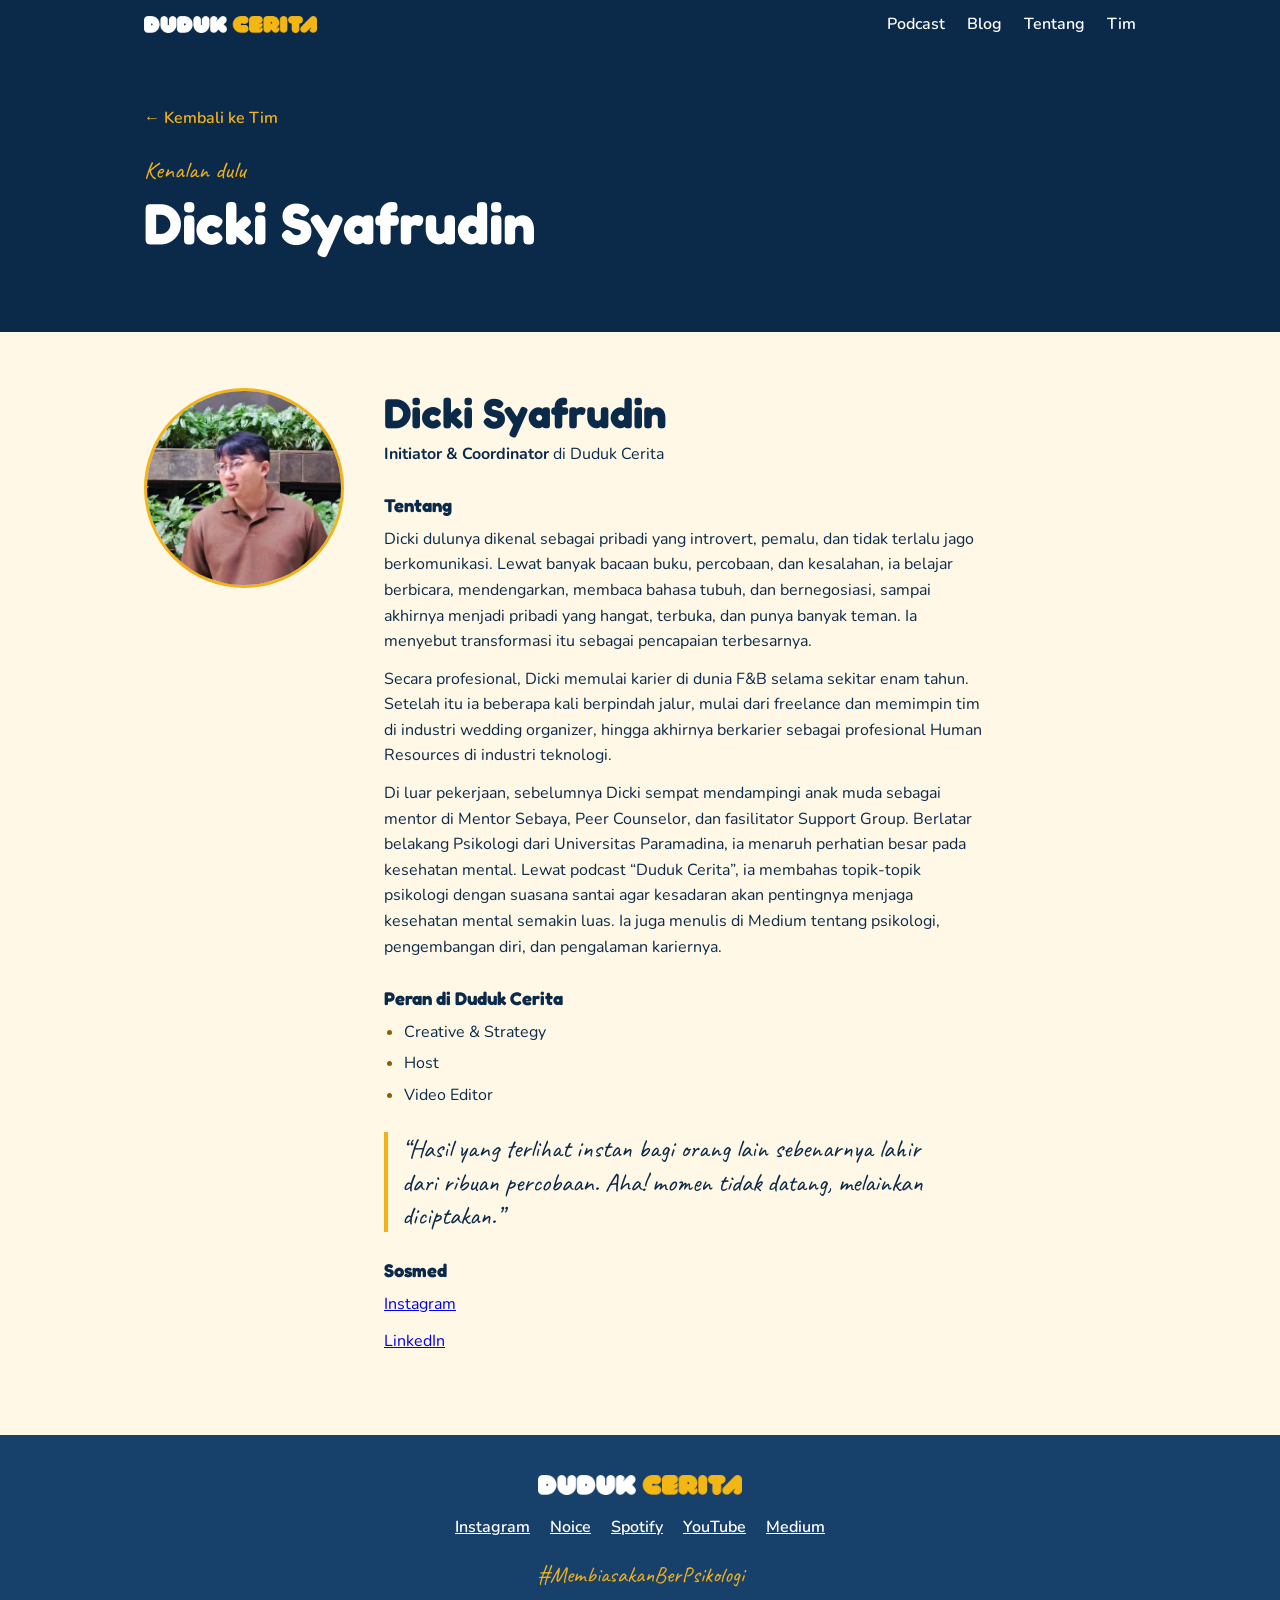
<file: Tim-Dicki.html>
<!DOCTYPE html>
<html lang="id">
<head>
<meta charset="UTF-8">
<meta name="viewport" content="width=device-width, initial-scale=1">
<!-- EDIT: judul tab & deskripsi buat Google -->
<title>Dicki Syafrudin | Duduk Cerita</title>
<meta name="description" content="Profil anggota tim Duduk Cerita.">
<link rel="preconnect" href="https://fonts.googleapis.com">
<link rel="preconnect" href="https://fonts.gstatic.com" crossorigin>
<link href="https://fonts.googleapis.com/css2?family=Fredoka:wght@500;700&family=Nunito:wght@400;600&family=Caveat:wght@600&display=swap" rel="stylesheet">
<link rel="stylesheet" href="assets/styling/style.css">
<script src="assets/js/site.js" defer></script>
</head>
<body>

<header class="nav">
  <div class="wadah">
    <a class="logo" href="index.html"><img src="assets/image/logo/duduk-cerita-horizontal.webp" width="1000" height="98" alt="Duduk Cerita"></a>
    <button class="burger" type="button" aria-label="Buka menu" aria-expanded="false" aria-controls="menu-nav"><span></span><span></span><span></span></button>
    <ul id="menu-nav">
      <li><a href="podcast.html">Podcast</a></li>
      <li><a href="blog.html">Blog</a></li>
      <li><a href="tentang.html">Tentang</a></li>
      <li><a href="tim.html">Tim</a></li>
    </ul>
  </div>
</header>

<section class="kepala">
  <div class="wadah">
    <a class="balik" href="tim.html">&larr; Kembali ke Tim</a>
    <p class="catatan">Kenalan dulu</p>
    <h1>Dicki Syafrudin</h1>
  </div>
</section>
<section class="halaman">
  <div class="wadah profil">
    <!-- EDIT: foto: assets/image/tim/dicki.webp -->
    <div class="foto"><img src="assets/image/tim/dicki.webp" alt="Dicki Syafrudin" width="400" height="400"></div>
    <div>
      <h2>Dicki Syafrudin</h2>
      <!-- EDIT: posisi -->
      <p><strong>Initiator &amp; Coordinator</strong> di Duduk Cerita</p>

      <h3>Tentang</h3>
      <!-- EDIT: bio. Satu paragraf = satu <p> -->
      <p>Dicki dulunya dikenal sebagai pribadi yang introvert, pemalu, dan tidak terlalu jago berkomunikasi. Lewat banyak bacaan buku, percobaan, dan kesalahan, ia belajar berbicara, mendengarkan, membaca bahasa tubuh, dan bernegosiasi, sampai akhirnya menjadi pribadi yang hangat, terbuka, dan punya banyak teman. Ia menyebut transformasi itu sebagai pencapaian terbesarnya.</p>
      <p>Secara profesional, Dicki memulai karier di dunia F&amp;B selama sekitar enam tahun. Setelah itu ia beberapa kali berpindah jalur, mulai dari freelance dan memimpin tim di industri wedding organizer, hingga akhirnya berkarier sebagai profesional Human Resources di industri teknologi.</p>
      <p>Di luar pekerjaan, sebelumnya Dicki sempat mendampingi anak muda sebagai mentor di Mentor Sebaya, Peer Counselor, dan fasilitator Support Group. Berlatar belakang Psikologi dari Universitas Paramadina, ia menaruh perhatian besar pada kesehatan mental. Lewat podcast “Duduk Cerita”, ia membahas topik-topik psikologi dengan suasana santai agar kesadaran akan pentingnya menjaga kesehatan mental semakin luas. Ia juga menulis di Medium tentang psikologi, pengembangan diri, dan pengalaman kariernya.</p>
      <h3>Peran di Duduk Cerita</h3>
      <!-- EDIT: satu <li> = satu kontribusi. Copy-paste buat nambah -->
      <ul class="peran">
        <li>Creative & Strategy</li>
        <li>Host</li>
        <li>Video Editor</li>
      </ul>

      <!-- EDIT: quote dari orangnya -->
      <p class="cerita">“Hasil yang terlihat instan bagi orang lain sebenarnya lahir dari ribuan percobaan. Aha! momen tidak datang, melainkan diciptakan.”</p>

      <h3>Sosmed</h3>
      <!-- EDIT: link sosmed pribadi -->
      <p><a href="https://instagram.com/disya349" target="_blank" rel="noopener">Instagram</a></p>
      <p><a href="https://linkedin.com/in/disya349" target="_blank" rel="noopener">LinkedIn</a></p>
    </div>
  </div>
</section>

<!-- Footer: sama di semua halaman -->
<footer>
  <a class="logo" href="index.html"><img src="assets/image/logo/duduk-cerita-horizontal.webp" width="1000" height="98" alt="Duduk Cerita" loading="lazy"></a>
  <div class="sosmed">
    <a href="https://instagram.com/dudukcerita.id" target="_blank" rel="noopener">Instagram</a>
    <a href="https://open.noice.id/catalog/bb728cef-943c-4de5-a036-f1ba72d7c10d" target="_blank" rel="noopener">Noice</a>
    <a href="https://open.spotify.com/show/5ro07TWW1B1qlpnfPcXH9s" target="_blank" rel="noopener">Spotify</a>
    <a href="https://www.youtube.com/@dudukceritaid" target="_blank" rel="noopener">YouTube</a>
    <a href="https://medium.com/" target="_blank" rel="noopener">Medium</a>
  </div>
  <div class="hashtag">#MembiasakanBerPsikologi</div>
</footer>
</body>
</html>
</file>
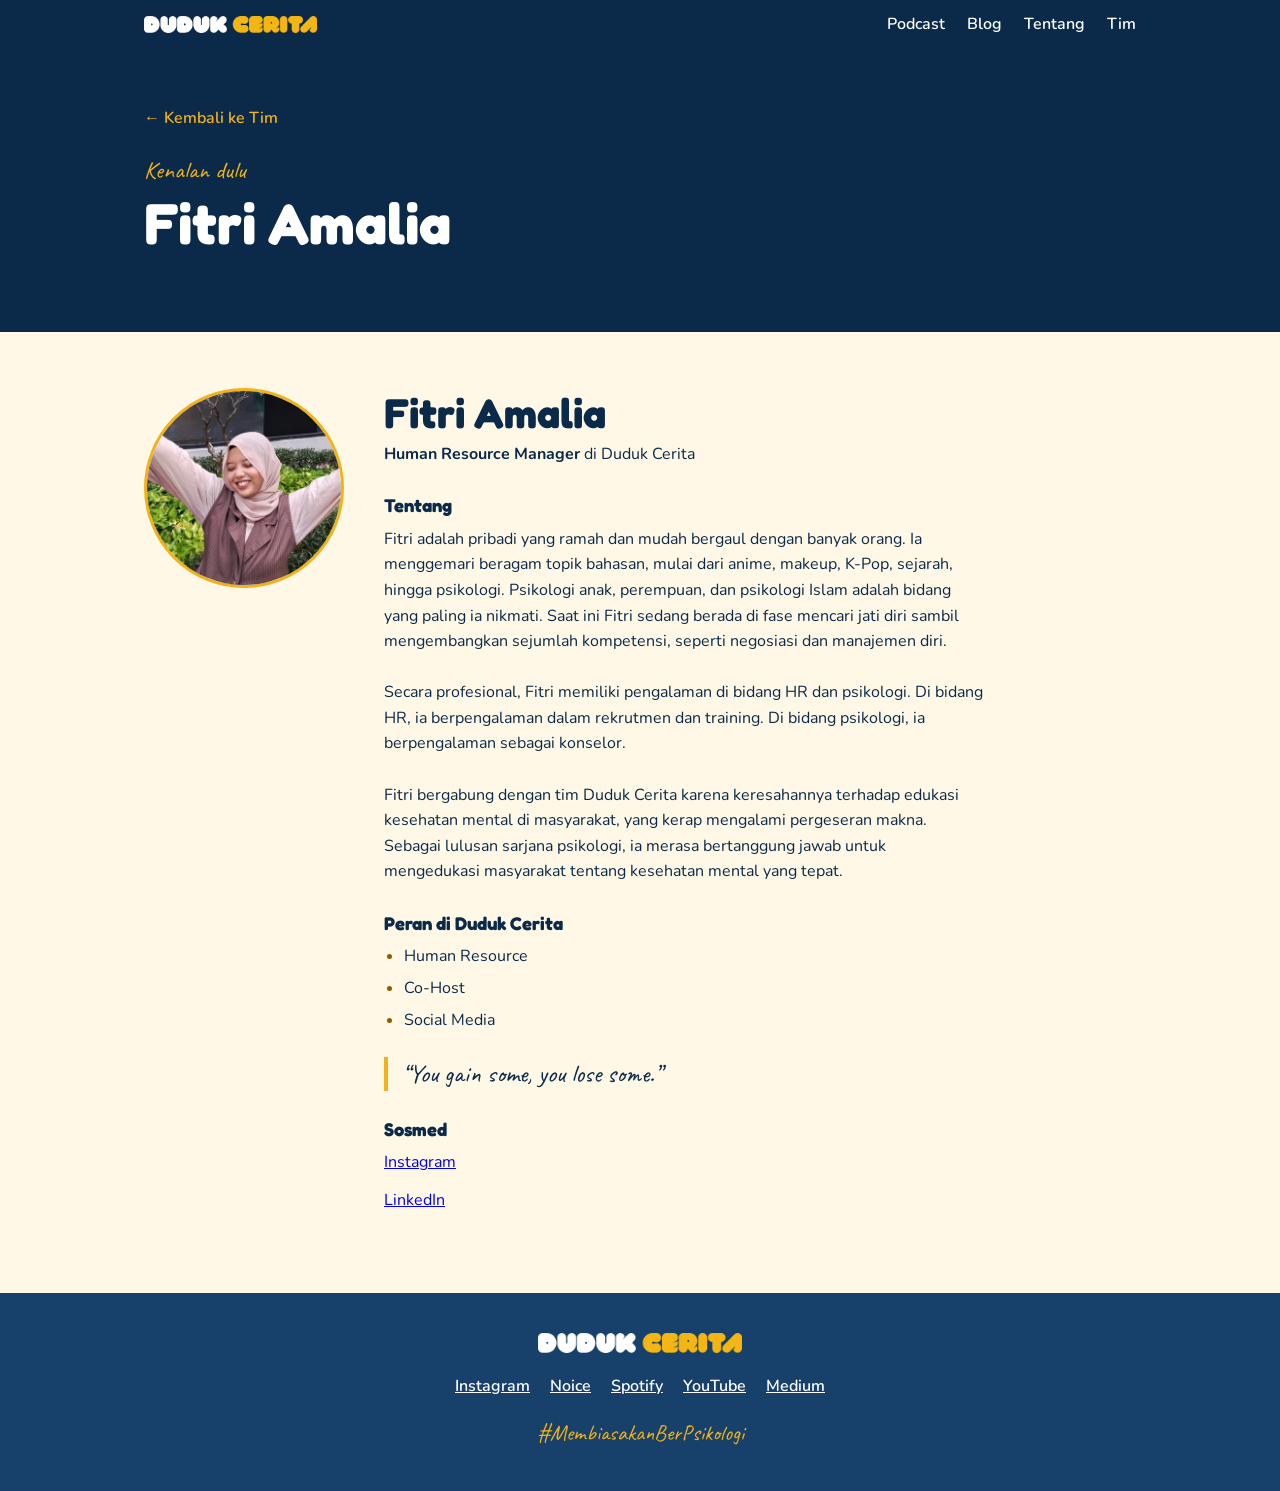
<file: Tim-Fitri.html>
<!DOCTYPE html>
<html lang="id">
<head>
<meta charset="UTF-8">
<meta name="viewport" content="width=device-width, initial-scale=1">
<!-- EDIT: judul tab & deskripsi buat Google -->
<title>Fitri Amalia | Duduk Cerita</title>
<meta name="description" content="Profil anggota tim Duduk Cerita.">
<link rel="preconnect" href="https://fonts.googleapis.com">
<link rel="preconnect" href="https://fonts.gstatic.com" crossorigin>
<link href="https://fonts.googleapis.com/css2?family=Fredoka:wght@500;700&family=Nunito:wght@400;600&family=Caveat:wght@600&display=swap" rel="stylesheet">
<link rel="stylesheet" href="assets/styling/style.css">
<script src="assets/js/site.js" defer></script>
</head>
<body>

<header class="nav">
  <div class="wadah">
    <a class="logo" href="index.html"><img src="assets/image/logo/duduk-cerita-horizontal.webp" width="1000" height="98" alt="Duduk Cerita"></a>
    <button class="burger" type="button" aria-label="Buka menu" aria-expanded="false" aria-controls="menu-nav"><span></span><span></span><span></span></button>
    <ul id="menu-nav">
      <li><a href="podcast.html">Podcast</a></li>
      <li><a href="blog.html">Blog</a></li>
      <li><a href="tentang.html">Tentang</a></li>
      <li><a href="tim.html">Tim</a></li>
    </ul>
  </div>
</header>

<section class="kepala">
  <div class="wadah">
    <a class="balik" href="tim.html">&larr; Kembali ke Tim</a>
    <p class="catatan">Kenalan dulu</p>
    <h1>Fitri Amalia</h1>
  </div>
</section>
<section class="halaman">
  <div class="wadah profil">
    <!-- EDIT: foto: assets/image/tim/fitri.webp -->
    <div class="foto"><img src="assets/image/tim/fitri.webp" alt="Fitri Amalia" width="400" height="400"></div>
    <div>
      <h2>Fitri Amalia</h2>
      <!-- EDIT: posisi -->
      <p><strong>Human Resource Manager</strong> di Duduk Cerita</p>

      <h3>Tentang</h3>
      <!-- EDIT: bio 2 sampai 3 kalimat (angkatan, kampus, topik psikologi yang disuka) -->
      <p>Fitri adalah pribadi yang ramah dan mudah bergaul dengan banyak orang. Ia menggemari beragam topik bahasan, mulai dari anime, makeup, K-Pop, sejarah, hingga psikologi. Psikologi anak, perempuan, dan psikologi Islam adalah bidang yang paling ia nikmati. Saat ini Fitri sedang berada di fase mencari jati diri sambil mengembangkan sejumlah kompetensi, seperti negosiasi dan manajemen diri.
        <br><br>
        Secara profesional, Fitri memiliki pengalaman di bidang HR dan psikologi. Di bidang HR, ia berpengalaman dalam rekrutmen dan training. Di bidang psikologi, ia berpengalaman sebagai konselor.
        <br><br>
        Fitri bergabung dengan tim Duduk Cerita karena keresahannya terhadap edukasi kesehatan mental di masyarakat, yang kerap mengalami pergeseran makna. Sebagai lulusan sarjana psikologi, ia merasa bertanggung jawab untuk mengedukasi masyarakat tentang kesehatan mental yang tepat.
      </p>

      <h3>Peran di Duduk Cerita</h3>
      <!-- EDIT: satu <li> = satu kontribusi. Copy-paste buat nambah -->
      <ul class="peran">
        <li>Human Resource</li>
        <li>Co-Host</li>
        <li>Social Media</li>
      </ul>

      <!-- EDIT: quote dari orangnya -->
      <p class="cerita">“You gain some, you lose some.”</p>

      <h3>Sosmed</h3>
      <!-- EDIT: ganti link IG pribadi -->
      <p><a href="https://www.instagram.com/fitri.amaliap/" target="_blank" rel="noopener">Instagram</a></p>
      <p><a href="https://id.linkedin.com/in/fitri-amalia-p" target="_blank" rel="noopener">LinkedIn</a></p>
    </div>
  </div>
</section>

<!-- Footer: sama di semua halaman -->
<footer>
  <a class="logo" href="index.html"><img src="assets/image/logo/duduk-cerita-horizontal.webp" width="1000" height="98" alt="Duduk Cerita" loading="lazy"></a>
  <div class="sosmed">
    <a href="https://instagram.com/dudukcerita.id" target="_blank" rel="noopener">Instagram</a>
    <a href="https://open.noice.id/catalog/bb728cef-943c-4de5-a036-f1ba72d7c10d" target="_blank" rel="noopener">Noice</a>
    <a href="https://open.spotify.com/show/5ro07TWW1B1qlpnfPcXH9s" target="_blank" rel="noopener">Spotify</a>
    <a href="https://www.youtube.com/@dudukceritaid" target="_blank" rel="noopener">YouTube</a>
    <a href="https://medium.com/" target="_blank" rel="noopener">Medium</a>
  </div>
  <div class="hashtag">#MembiasakanBerPsikologi</div>
</footer>
</body>
</html>
</file>
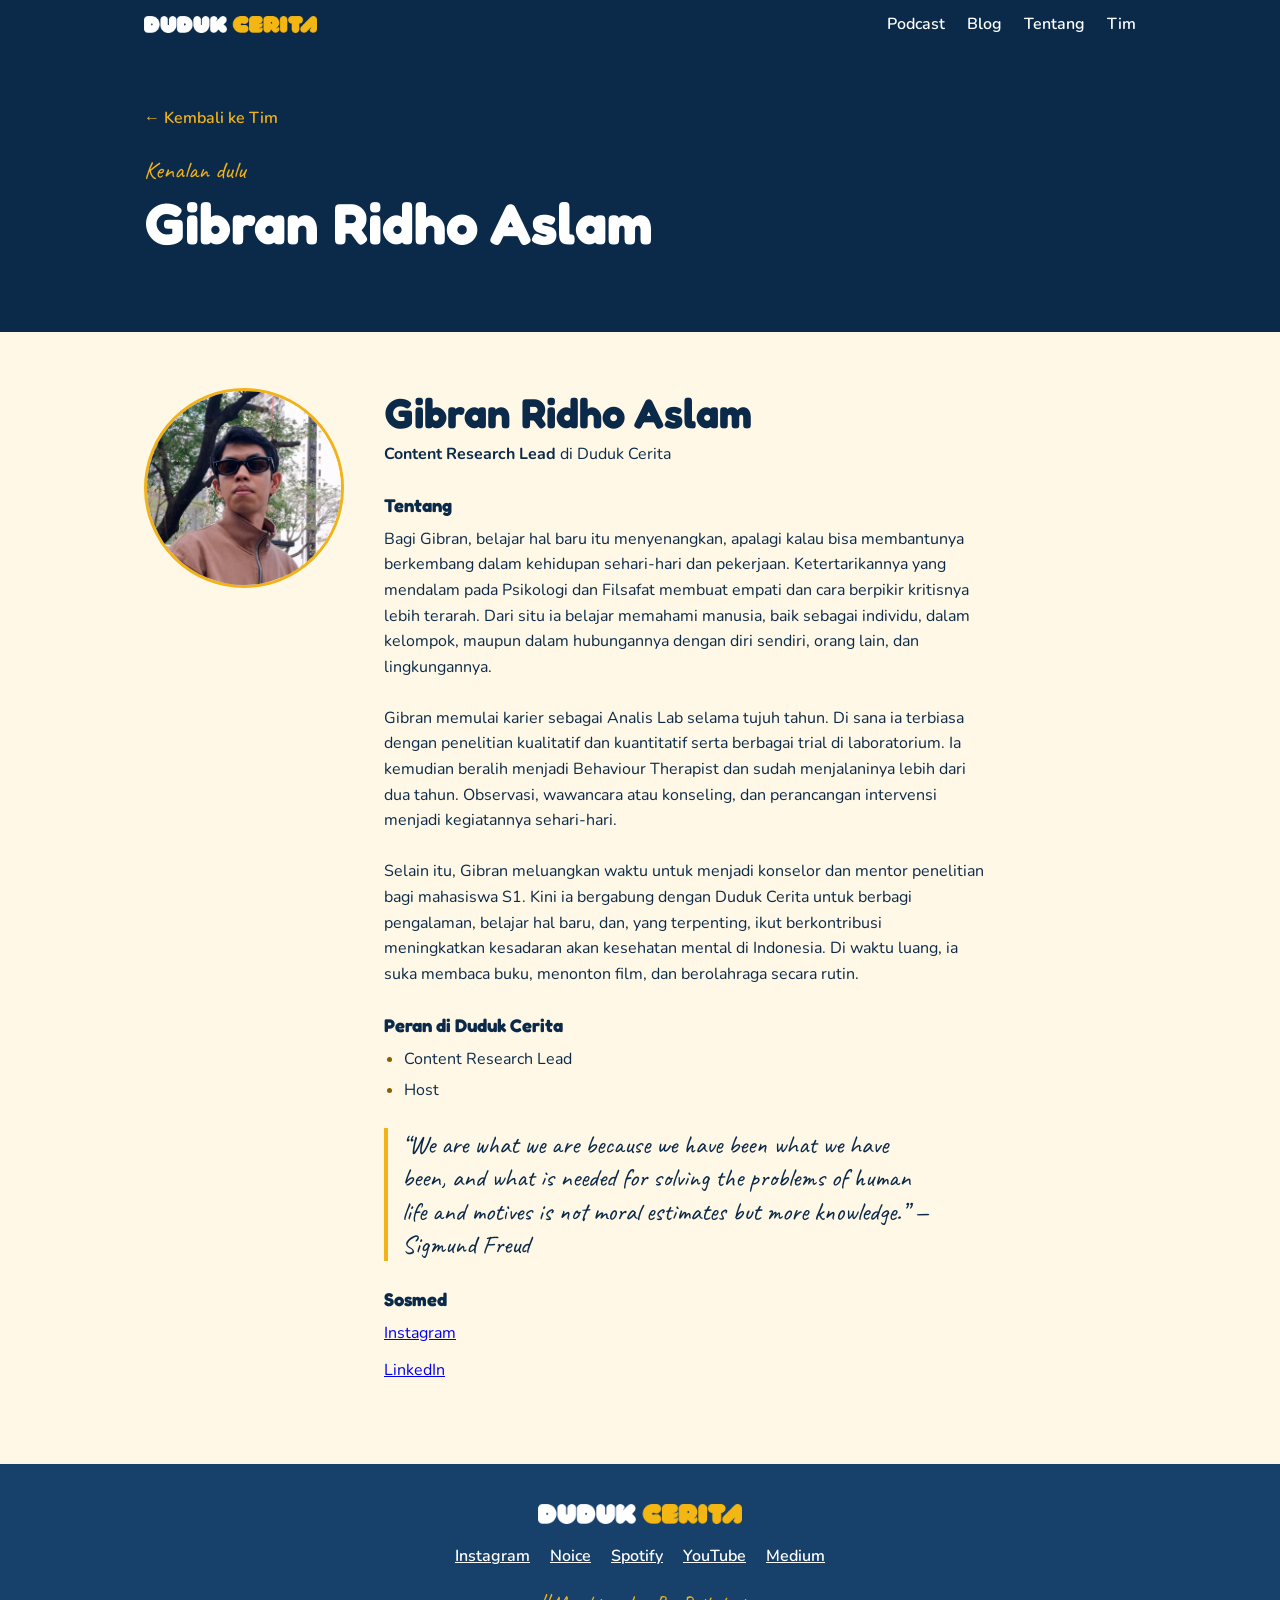
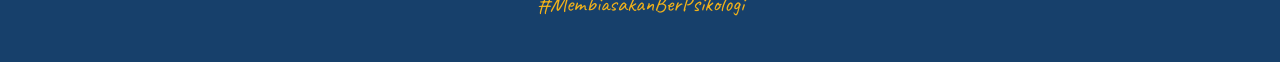
<file: Tim-Gibran.html>
<!DOCTYPE html>
<html lang="id">
<head>
<meta charset="UTF-8">
<meta name="viewport" content="width=device-width, initial-scale=1">
<!-- EDIT: judul tab & deskripsi buat Google -->
<title>Gibran Ridho Aslam | Duduk Cerita</title>
<meta name="description" content="Profil anggota tim Duduk Cerita.">
<link rel="preconnect" href="https://fonts.googleapis.com">
<link rel="preconnect" href="https://fonts.gstatic.com" crossorigin>
<link href="https://fonts.googleapis.com/css2?family=Fredoka:wght@500;700&family=Nunito:wght@400;600&family=Caveat:wght@600&display=swap" rel="stylesheet">
<link rel="stylesheet" href="assets/styling/style.css">
<script src="assets/js/site.js" defer></script>
</head>
<body>

<header class="nav">
  <div class="wadah">
    <a class="logo" href="index.html"><img src="assets/image/logo/duduk-cerita-horizontal.webp" width="1000" height="98" alt="Duduk Cerita"></a>
    <button class="burger" type="button" aria-label="Buka menu" aria-expanded="false" aria-controls="menu-nav"><span></span><span></span><span></span></button>
    <ul id="menu-nav">
      <li><a href="podcast.html">Podcast</a></li>
      <li><a href="blog.html">Blog</a></li>
      <li><a href="tentang.html">Tentang</a></li>
      <li><a href="tim.html">Tim</a></li>
    </ul>
  </div>
</header>

<section class="kepala">
  <div class="wadah">
    <a class="balik" href="tim.html">&larr; Kembali ke Tim</a>
    <p class="catatan">Kenalan dulu</p>
    <h1>Gibran Ridho Aslam</h1>
  </div>
</section>
<section class="halaman">
  <div class="wadah profil">
    <!-- EDIT: foto: assets/image/tim/gibran.webp -->
    <div class="foto"><img src="assets/image/tim/gibran.webp" alt="Gibran Ridho Aslam" width="400" height="400"></div>
    <div>
      <h2>Gibran Ridho Aslam</h2>
      <!-- EDIT: posisi -->
      <p><strong>Content Research Lead</strong> di Duduk Cerita</p>

      <h3>Tentang</h3>
      <!-- EDIT: bio 2 sampai 3 kalimat (angkatan, kampus, topik psikologi yang disuka) -->
      <p>Bagi Gibran, belajar hal baru itu menyenangkan, apalagi kalau bisa membantunya berkembang dalam kehidupan sehari-hari dan pekerjaan. Ketertarikannya yang mendalam pada Psikologi dan Filsafat membuat empati dan cara berpikir kritisnya lebih terarah. Dari situ ia belajar memahami manusia, baik sebagai individu, dalam kelompok, maupun dalam hubungannya dengan diri sendiri, orang lain, dan lingkungannya.
        <br><br>
        Gibran memulai karier sebagai Analis Lab selama tujuh tahun. Di sana ia terbiasa dengan penelitian kualitatif dan kuantitatif serta berbagai trial di laboratorium. Ia kemudian beralih menjadi Behaviour Therapist dan sudah menjalaninya lebih dari dua tahun. Observasi, wawancara atau konseling, dan perancangan intervensi menjadi kegiatannya sehari-hari.
        <br><br>
        Selain itu, Gibran meluangkan waktu untuk menjadi konselor dan mentor penelitian bagi mahasiswa S1. Kini ia bergabung dengan Duduk Cerita untuk berbagi pengalaman, belajar hal baru, dan, yang terpenting, ikut berkontribusi meningkatkan kesadaran akan kesehatan mental di Indonesia. Di waktu luang, ia suka membaca buku, menonton film, dan berolahraga secara rutin.
      </p>

      <h3>Peran di Duduk Cerita</h3>
      <!-- EDIT: satu <li> = satu kontribusi. Copy-paste buat nambah -->
      <ul class="peran">
        <li>Content Research Lead</li>
        <li>Host</li>
      </ul>

      <!-- EDIT: quote dari orangnya -->
      <p class="cerita">“We are what we are because we have been what we have been, and what is needed for solving the problems of human life and motives is not moral estimates but more knowledge.”
        — Sigmund Freud
      </p>

      <h3>Sosmed</h3>
      <!-- EDIT: ganti link IG pribadi -->
      <p><a href="https://www.instagram.com/gbrnrd.aslm/" target="_blank" rel="noopener">Instagram</a></p>
      <p><a href="https://id.linkedin.com/in/gibran-r-62434b154" target="_blank" rel="noopener">LinkedIn</a></p>
    </div>
  </div>
</section>

<!-- Footer: sama di semua halaman -->
<footer>
  <a class="logo" href="index.html"><img src="assets/image/logo/duduk-cerita-horizontal.webp" width="1000" height="98" alt="Duduk Cerita" loading="lazy"></a>
  <div class="sosmed">
    <a href="https://instagram.com/dudukcerita.id" target="_blank" rel="noopener">Instagram</a>
    <a href="https://open.noice.id/catalog/bb728cef-943c-4de5-a036-f1ba72d7c10d" target="_blank" rel="noopener">Noice</a>
    <a href="https://open.spotify.com/show/5ro07TWW1B1qlpnfPcXH9s" target="_blank" rel="noopener">Spotify</a>
    <a href="https://www.youtube.com/@dudukceritaid" target="_blank" rel="noopener">YouTube</a>
    <a href="https://medium.com/" target="_blank" rel="noopener">Medium</a>
  </div>
  <div class="hashtag">#MembiasakanBerPsikologi</div>
</footer>
</body>
</html>
</file>
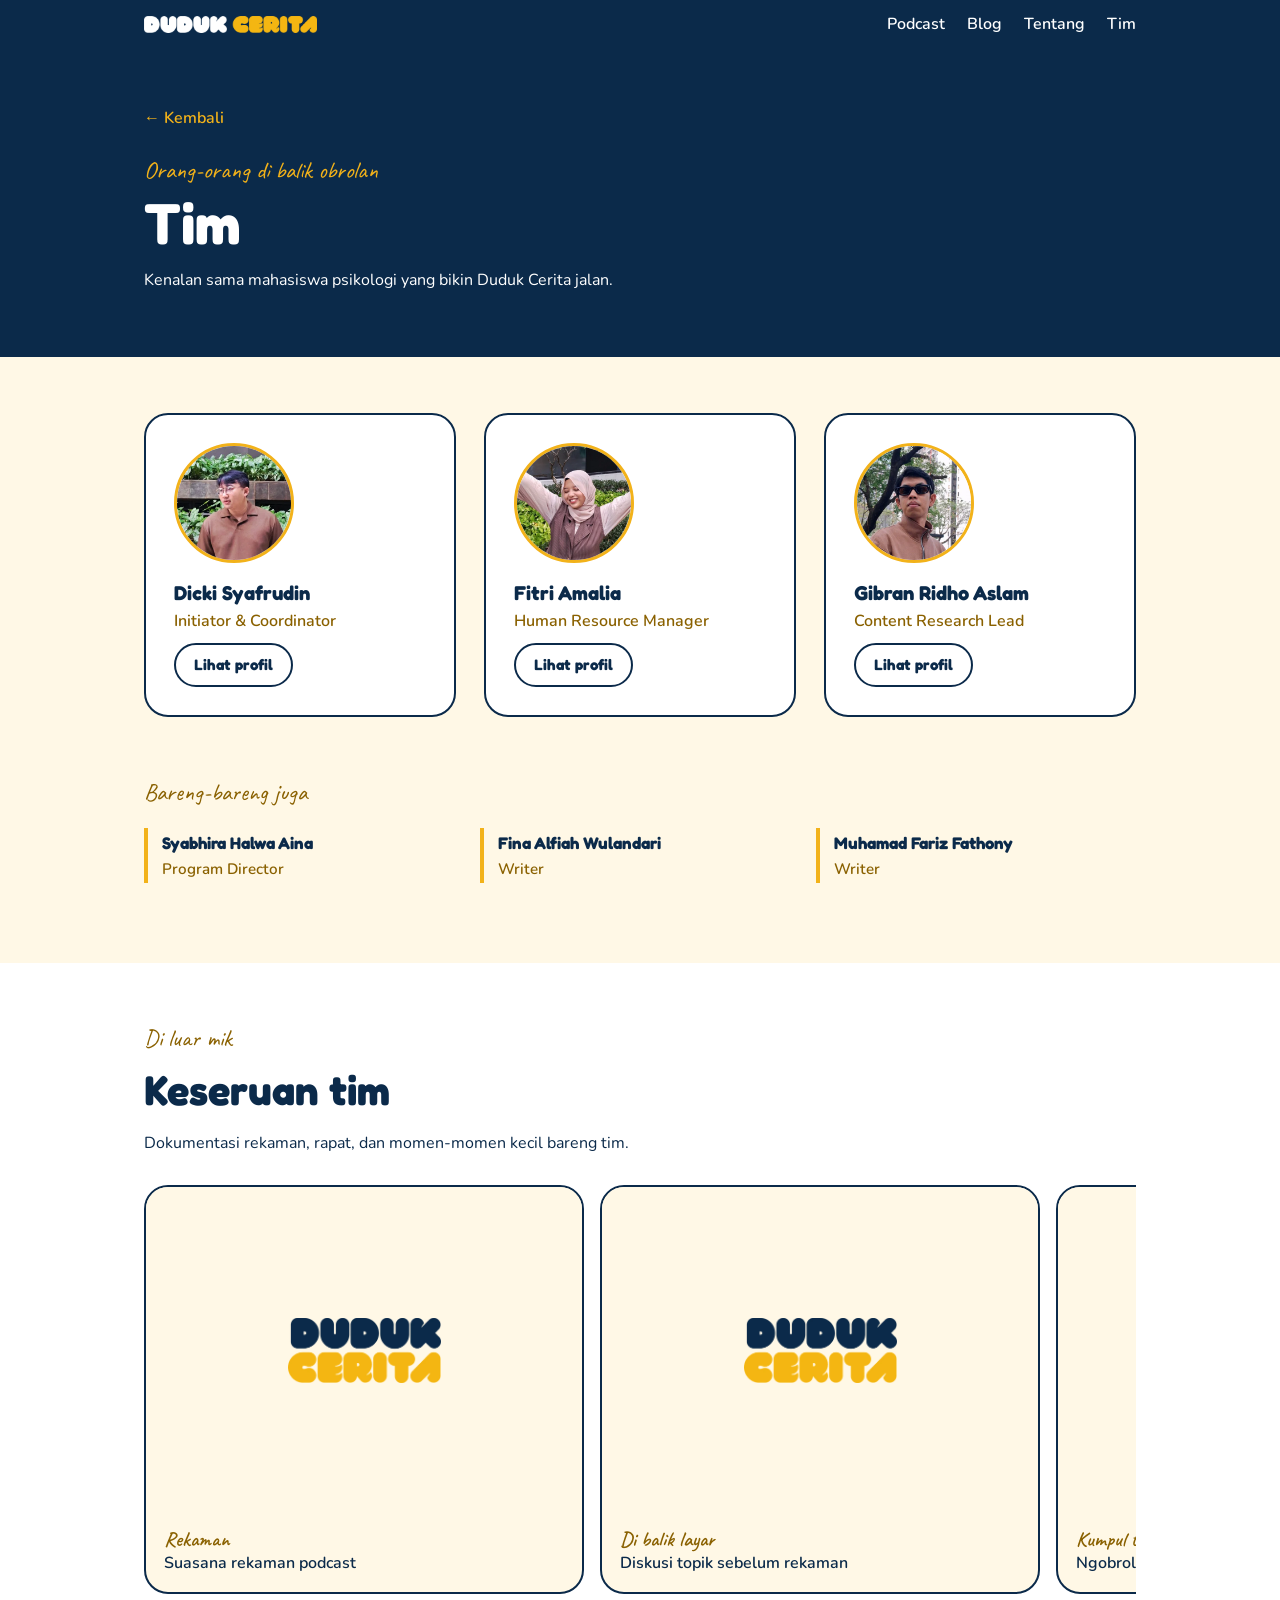
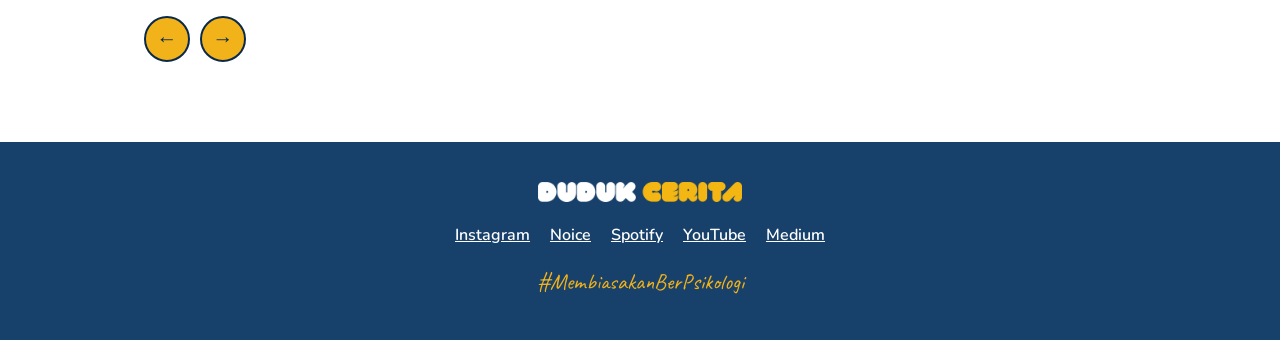
<file: tim.html>
<!DOCTYPE html>
<html lang="id">
<head>
<meta charset="UTF-8">
<meta name="viewport" content="width=device-width, initial-scale=1">
<!-- EDIT: judul tab & deskripsi buat Google -->
<title>Tim | Duduk Cerita</title>
<meta name="description" content="Kenalan sama tim di balik Duduk Cerita.">
<link rel="preconnect" href="https://fonts.googleapis.com">
<link rel="preconnect" href="https://fonts.gstatic.com" crossorigin>
<link href="https://fonts.googleapis.com/css2?family=Fredoka:wght@500;700&family=Nunito:wght@400;600&family=Caveat:wght@600&display=swap" rel="stylesheet">
<link rel="stylesheet" href="assets/styling/style.css">
<script src="assets/js/site.js" defer></script>
</head>
<body>

<header class="nav">
  <div class="wadah">
    <a class="logo" href="index.html"><img src="assets/image/logo/duduk-cerita-horizontal.webp" width="1000" height="98" alt="Duduk Cerita"></a>
    <button class="burger" type="button" aria-label="Buka menu" aria-expanded="false" aria-controls="menu-nav"><span></span><span></span><span></span></button>
    <ul id="menu-nav">
      <li><a href="podcast.html">Podcast</a></li>
      <li><a href="blog.html">Blog</a></li>
      <li><a href="tentang.html">Tentang</a></li>
      <li><a href="tim.html">Tim</a></li>
    </ul>
  </div>
</header>

<section class="kepala">
  <div class="wadah">
    <a class="balik" href="index.html">&larr; Kembali</a>
    <p class="catatan">Orang-orang di balik obrolan</p>
    <h1>Tim</h1>
    <!-- EDIT: penjelasan tim -->
    <p>Kenalan sama mahasiswa psikologi yang bikin Duduk Cerita jalan.</p>
  </div>
</section>
<section class="halaman">
  <div class="wadah">
    <div class="tim-grid tim-utama">
      <!-- EDIT: satu blok = satu orang. Foto: assets/image/tim/dicki.webp -->
      <article class="orang">
        <div class="foto"><img src="assets/image/tim/dicki.webp" alt="Dicki Syafrudin" width="400" height="400"></div>
        <h3>Dicki Syafrudin</h3>
        <p class="posisi">Initiator &amp; Coordinator</p>
        <a class="btn kecil" href="Tim-Dicki.html">Lihat profil</a>
      </article>

      <!-- EDIT: satu blok = satu orang. Foto: assets/image/tim/fitri.webp -->
      <article class="orang">
        <div class="foto"><img src="assets/image/tim/fitri.webp" alt="Fitri Amalia" width="400" height="400"></div>
        <h3>Fitri Amalia</h3>
        <p class="posisi">Human Resource Manager</p>
        <a class="btn kecil" href="Tim-Fitri.html">Lihat profil</a>
      </article>

      <!-- EDIT: satu blok = satu orang. Foto: assets/image/tim/gibran.webp -->
      <article class="orang">
        <div class="foto"><img src="assets/image/tim/gibran.webp" alt="Gibran Ridho Aslam" width="400" height="400"></div>
        <h3>Gibran Ridho Aslam</h3>
        <p class="posisi">Content Research Lead</p>
        <a class="btn kecil" href="Tim-Gibran.html">Lihat profil</a>
      </article>
    </div>

    <div class="tim-lain">
      <p class="catatan">Bareng-bareng juga</p>
      <div class="lain-grid">
        <!-- EDIT: satu blok = satu orang -->
        <div class="anggota">
          <h3>Syabhira Halwa Aina</h3>
          <p>Program Director</p>
        </div>
        <!-- EDIT: satu blok = satu orang -->
        <div class="anggota">
          <h3>Fina Alfiah Wulandari</h3>
          <p>Writer</p>
        </div>
        <!-- EDIT: satu blok = satu orang -->
        <div class="anggota">
          <h3>Muhamad Fariz Fathony</h3>
          <p>Writer</p>
        </div>
      </div>
    </div>
  </div>
</section>

<section class="dokumentasi">
  <div class="wadah">
    <p class="catatan">Di luar mik</p>
    <h2>Keseruan tim</h2>
    <p>Dokumentasi rekaman, rapat, dan momen-momen kecil bareng tim.</p>
    <div class="carousel" role="region" aria-roledescription="carousel" aria-label="Dokumentasi tim">
      <div class="carousel-track" tabindex="0">
        <!-- EDIT: satu blok = satu foto. Ganti isi .slide-foto dengan: <img src="assets/image/dokumentasi/dokumentasi-1.webp" alt="deskripsi foto" loading="lazy"> -->
        <figure class="slide">
          <div class="slide-foto"></div>
          <figcaption><small>Rekaman</small>Suasana rekaman podcast</figcaption>
        </figure>
        <!-- EDIT: satu blok = satu foto. Ganti isi .slide-foto dengan: <img src="assets/image/dokumentasi/dokumentasi-2.webp" alt="deskripsi foto" loading="lazy"> -->
        <figure class="slide">
          <div class="slide-foto"></div>
          <figcaption><small>Di balik layar</small>Diskusi topik sebelum rekaman</figcaption>
        </figure>
        <!-- EDIT: satu blok = satu foto. Ganti isi .slide-foto dengan: <img src="assets/image/dokumentasi/dokumentasi-3.webp" alt="deskripsi foto" loading="lazy"> -->
        <figure class="slide">
          <div class="slide-foto"></div>
          <figcaption><small>Kumpul tim</small>Ngobrol santai setelah rapat</figcaption>
        </figure>
        <!-- EDIT: satu blok = satu foto. Ganti isi .slide-foto dengan: <img src="assets/image/dokumentasi/dokumentasi-4.webp" alt="deskripsi foto" loading="lazy"> -->
        <figure class="slide">
          <div class="slide-foto"></div>
          <figcaption><small>Keseruan</small>Momen-momen kecil bareng tim</figcaption>
        </figure>
        <!-- EDIT: satu blok = satu foto. Ganti isi .slide-foto dengan: <img src="assets/image/dokumentasi/dokumentasi-5.webp" alt="deskripsi foto" loading="lazy"> -->
        <figure class="slide">
          <div class="slide-foto"></div>
          <figcaption><small>Dokumentasi</small>Caption foto berikutnya</figcaption>
        </figure>
      </div>
      <div class="carousel-kontrol">
        <button type="button" data-geser="-1" aria-label="Foto sebelumnya">&larr;</button>
        <button type="button" data-geser="1" aria-label="Foto berikutnya">&rarr;</button>
      </div>
    </div>
  </div>
</section>

<!-- Footer: sama di semua halaman -->
<footer>
  <a class="logo" href="index.html"><img src="assets/image/logo/duduk-cerita-horizontal.webp" width="1000" height="98" alt="Duduk Cerita" loading="lazy"></a>
  <div class="sosmed">
    <a href="https://instagram.com/dudukcerita.id" target="_blank" rel="noopener">Instagram</a>
    <a href="https://open.noice.id/catalog/bb728cef-943c-4de5-a036-f1ba72d7c10d" target="_blank" rel="noopener">Noice</a>
    <a href="https://open.spotify.com/show/5ro07TWW1B1qlpnfPcXH9s" target="_blank" rel="noopener">Spotify</a>
    <a href="https://www.youtube.com/@dudukceritaid" target="_blank" rel="noopener">YouTube</a>
    <a href="https://medium.com/" target="_blank" rel="noopener">Medium</a>
  </div>
  <div class="hashtag">#MembiasakanBerPsikologi</div>
</footer>
</body>
</html>
</file>
<file: assets/styling/style.css>
/* ===== WARNA & FONT: ganti di sini aja, berlaku buat semua halaman ===== */
:root {
  --kuning: #F2B21A;
  --navy: #0B2A4A;
  --navy-lembut: #17406b;
  --putih: #ffffff;
  --krem: #FFF8E6;
  --emas: #8a6100;            /* teks aksen di atas latar terang */
  --radius: 24px;
  --font-judul: 'Fredoka', sans-serif;
  --font-isi: 'Nunito', sans-serif;
  --font-tulisan: 'Caveat', cursive;
}

/* ===== DASAR ===== */
* { box-sizing: border-box; }
html { scroll-behavior: smooth; scroll-padding-top: 72px; }
body { margin: 0; font-family: var(--font-isi); color: var(--navy); line-height: 1.6; }
img { max-width: 100%; height: auto; display: block; }
h1, h2, h3 { font-family: var(--font-judul); }
h2 { font-size: clamp(1.8rem, 5vw, 2.6rem); line-height: 1.2; margin: 0 0 16px; }
h3 { margin: 0; }
:is(a, button, summary):focus-visible { outline: 3px solid var(--kuning); outline-offset: 3px; }
section { padding: 80px 0; }
.wadah { max-width: 1040px; margin: 0 auto; padding: 0 24px; }

/* tulisan tangan kecil di atas judul */
.catatan { font-family: var(--font-tulisan); font-size: 1.5rem; color: var(--emas); margin: 0 0 8px; }

/* tombol */
.btn { display: inline-block; font-family: var(--font-judul); font-weight: 700; padding: 12px 26px; border-radius: 999px; text-decoration: none; border: 2px solid var(--navy); color: var(--navy); }
.btn.isi { background: var(--kuning); border-color: var(--kuning); }
.btn.kecil { padding: 8px 18px; font-size: .95rem; }
.btn:hover, .tab:hover, .carousel-kontrol button:hover { transform: translateY(-2px); }

/* pola yang dipakai bareng: kotak putih/krem bergaris navy */
.kartu, .stat, .interaktif, .core-kartu, .tim-utama .orang { border: 2px solid var(--navy); border-radius: var(--radius); }

/* latar section */
.halaman { background: var(--krem); padding: 56px 0 80px; }
.produk { background: var(--krem); }
.alur, .fakta, .dokumentasi, .shorts { background: var(--putih); }
.dokumentasi, .shorts { padding: 56px 0 80px; }
.bagian-judul { margin-bottom: 8px; }
.bagian-judul h2 { margin-bottom: 0; }

/* ===== NAV ===== */
.nav { position: sticky; top: 0; z-index: 10; background: var(--navy); color: var(--putih); }
.nav .wadah { display: flex; align-items: center; justify-content: space-between; flex-wrap: wrap; gap: 16px; padding-top: 12px; padding-bottom: 12px; }
.nav ul { display: flex; flex-wrap: wrap; gap: 22px; list-style: none; margin: 0; padding: 0; }
.nav ul a { color: var(--putih); text-decoration: none; font-weight: 600; }
.nav ul a:hover { color: var(--kuning); }
.logo { display: inline-flex; align-items: center; }
.logo img { height: 17px; width: auto; max-width: none; }

/* hamburger (cuma muncul di HP) */
.burger { display: none; flex-direction: column; align-items: center; justify-content: center; gap: 5px; width: 44px; height: 44px; padding: 0; border: 2px solid var(--kuning); border-radius: 12px; background: transparent; cursor: pointer; }
.burger:focus-visible { outline-color: var(--putih); }
.burger span { display: block; width: 20px; height: 2.5px; border-radius: 2px; background: var(--kuning); transition: transform .2s, opacity .2s; }
.nav.buka .burger span:nth-child(1) { transform: translateY(7.5px) rotate(45deg); }
.nav.buka .burger span:nth-child(2) { opacity: 0; }
.nav.buka .burger span:nth-child(3) { transform: translateY(-7.5px) rotate(-45deg); }

/* ===== HERO (index) ===== */
.hero { background: var(--navy); color: var(--putih); text-align: center; padding: 96px 24px; }
.hero .pancingan { font-family: var(--font-tulisan); font-size: 1.6rem; color: var(--kuning); margin: 0 0 12px; }
.hero h1 { margin: 0 0 16px; }
.hero h1 img { width: min(460px, 85%); height: auto; margin: 0 auto; }
.hero .deskripsi { max-width: 560px; margin: 0 auto 32px; font-size: 1.1rem; }
.hero .hashtag { margin-top: 28px; opacity: .7; font-size: .95rem; }
.dengerin { font-family: var(--font-tulisan); font-size: 1.5rem; color: var(--kuning); margin: 0 0 10px; }
.platform { display: flex; flex-wrap: wrap; gap: 20px; justify-content: center; align-items: center; }
.platform a { display: block; border-radius: 999px; transition: transform .15s; }
.platform a:hover { transform: translateY(-3px); }
.platform img { height: 48px; width: auto; }

/* ===== KEPALA HALAMAN (podcast, blog, tim, tentang) ===== */
.kepala { background: var(--navy); color: var(--putih); padding: 56px 0 64px; }
.kepala h1 { font-size: clamp(2.2rem, 7vw, 3.6rem); line-height: 1.15; margin: 0 0 12px; }
.kepala p { max-width: 560px; margin: 0; }
.kepala .catatan { color: var(--kuning); }
.kepala .dengerin { margin: 28px 0 10px; max-width: none; }
.kepala .platform { justify-content: flex-start; }
.balik { display: inline-block; margin-bottom: 20px; color: var(--kuning); font-weight: 600; text-decoration: none; }

/* ===== INDEX: TENTANG + DIAGRAM ===== */
.tentang-grid { display: grid; grid-template-columns: 1fr 1fr; gap: 40px; }
.tentang .teks { display: flex; flex-direction: column; justify-content: center; }
.tentang .teks .btn { align-self: flex-start; }
.tentang p { margin: 0 0 16px; max-width: 60ch; }
.tentang .teks p:not(.catatan) { font-size: 1.1rem; }

/* diagram zig-zag: kotak rasio tetap (440x480), posisi pakai persen biar skalanya ikut layar */
.jembatan { display: flex; align-items: center; justify-content: center; container-type: inline-size; padding: 24px 20px; background: var(--krem); border-radius: var(--radius); }
.diagram { position: relative; width: 100%; max-width: 440px; aspect-ratio: 440 / 480; }
.diagram > * { position: absolute; margin: 0; }
.diagram .panah { inset: 0; width: 100%; height: 100%; fill: none; stroke: var(--navy); stroke-width: 2.5px; stroke-linecap: round; stroke-linejoin: round; pointer-events: none; transform: translateX(-3%); }
.diagram .panah path { vector-effect: non-scaling-stroke; }
.diagram p { display: flex; flex-direction: column; align-items: center; justify-content: center; width: 31.82%; aspect-ratio: 1; padding: 8px; text-align: center; background: var(--putih); border: 1px dashed var(--navy); border-radius: 50%; font-family: var(--font-judul); font-weight: 700; font-size: clamp(.72rem, 3.7cqw, 1rem); line-height: 1.2; }
.diagram .satu { top: 3.12%; box-sizing: content-box; }
.diagram .tiga { top: 67.71%; box-sizing: content-box; }
.diagram small { display: block; font-family: var(--font-tulisan); font-size: clamp(1.05rem, 5.1cqw, 1.4rem); font-weight: 600; color: var(--emas); line-height: 1.1; }
.diagram .tengah { left: 47.73%; top: 36.46%; width: 50%; text-align: center; }
.diagram .tengah img { width: 100%; margin-top: 2px; }

/* ===== KARTU ===== */
.kartu-grid { display: grid; grid-template-columns: repeat(auto-fit, minmax(280px, 1fr)); gap: 24px; margin-top: 32px; }
.kartu { display: flex; flex-direction: column; gap: 12px; padding: 28px; background: var(--putih); }
.kartu h3 { font-size: 1.4rem; }
.kartu p { margin: 0; }
.kartu ol { margin: 0; padding-left: 20px; }
.kartu li { margin-bottom: 6px; }
.kartu li::marker { color: var(--emas); font-weight: 700; }
.alur .kartu { background: var(--krem); }
.kartu .aksi { display: flex; flex-wrap: wrap; gap: 10px; margin-top: auto; padding-top: 8px; }

/* ===== TIM ===== */
.tim-grid { display: grid; grid-template-columns: repeat(auto-fit, minmax(230px, 1fr)); gap: 28px; margin-top: 32px; }
.tim-utama { margin-top: 0; }
.tim-utama .orang { padding: 28px; background: var(--putih); }
.orang h3 { font-size: 1.25rem; }
.orang .posisi { color: var(--emas); font-weight: 600; margin: 0 0 8px; }
.foto { display: flex; align-items: center; justify-content: center; width: 120px; height: 120px; margin-bottom: 14px; overflow: hidden; border-radius: 50%; border: 3px solid var(--kuning); background: var(--kuning); }
.foto img { width: 100%; height: 100%; object-fit: cover; }
.tim-lain { margin-top: 56px; }
.tim-lain .catatan { margin-bottom: 16px; }
.lain-grid { display: grid; grid-template-columns: repeat(auto-fit, minmax(200px, 1fr)); gap: 16px; }
.anggota { padding: 2px 0 2px 14px; border-left: 4px solid var(--kuning); }
.anggota h3 { font-size: 1.05rem; }
.anggota p { margin: 0; color: var(--emas); font-weight: 600; font-size: .95rem; }

/* halaman profil satu orang */
.profil { display: grid; grid-template-columns: 200px 1fr; gap: 40px; align-items: start; }
.profil .foto { width: 200px; height: 200px; margin: 0; }
.profil h2 { margin-bottom: 4px; }
.profil h3 { font-size: 1.15rem; margin: 24px 0 6px; }
.profil p { margin: 0; max-width: 60ch; }
.profil p + p { margin-top: 12px; }
.peran { margin: 0; padding-left: 20px; max-width: 60ch; }
.peran li { margin-bottom: 6px; }
.peran li::marker, .core-kartu li::marker { color: var(--emas); }
.cerita { font-family: var(--font-tulisan); font-size: 1.6rem; line-height: 1.3; padding-left: 14px; border-left: 4px solid var(--kuning); }
.profil .cerita { margin: 24px 0 0; max-width: 34rem; }

/* carousel dokumentasi */
.carousel { margin-top: 28px; }
.carousel-track { display: flex; gap: 16px; padding-bottom: 4px; overflow-x: auto; scroll-snap-type: x mandatory; scroll-behavior: smooth; scrollbar-width: none; }
.carousel-track::-webkit-scrollbar { display: none; }
.slide { flex: 0 0 min(440px, 82%); scroll-snap-align: start; margin: 0; overflow: hidden; background: var(--krem); border: 2px solid var(--navy); border-radius: var(--radius); }
.slide-foto { aspect-ratio: 4 / 3; background: var(--krem) url("../image/logo/duduk-cerita-tumpuk.webp") center / 35% no-repeat; }
.slide-foto img { width: 100%; height: 100%; object-fit: cover; }
.slide figcaption { padding: 14px 18px 16px; font-weight: 600; }
.slide figcaption small { display: block; font-family: var(--font-tulisan); font-size: 1.3rem; color: var(--emas); line-height: 1.1; }
.carousel-kontrol { display: flex; gap: 10px; margin-top: 18px; }
.carousel-kontrol button { width: 46px; height: 46px; border-radius: 50%; border: 2px solid var(--navy); background: var(--kuning); color: var(--navy); font-size: 1.3rem; font-weight: 700; cursor: pointer; }
.carousel-kontrol button:focus-visible { outline-color: var(--navy); }

/* ===== PODCAST ===== */
.kartu .eps { font-family: var(--font-tulisan); font-size: 1.3rem; color: var(--emas); line-height: 1; }
.eps-grid { grid-template-columns: repeat(auto-fit, minmax(260px, 1fr)); }
.video, .short { position: relative; overflow: hidden; border: 2px solid var(--navy); background: var(--krem) url("../image/logo/duduk-cerita-tumpuk.webp") center / 30% no-repeat; }
.video { aspect-ratio: 16 / 9; border-radius: 16px; }
.short { aspect-ratio: 9 / 16; border-radius: 20px; background-size: 60%; }
.video iframe, .short iframe { position: absolute; inset: 0; width: 100%; height: 100%; border: 0; }
.shorts-grid { display: grid; grid-template-columns: repeat(5, 1fr); gap: 16px; margin-top: 28px; }
.lihat-semua { margin-top: 28px; }

/* ===== BLOG ===== */
.lainnya { display: flex; flex-wrap: wrap; align-items: center; justify-content: space-between; gap: 20px; margin-top: 40px; padding: 28px; border-radius: var(--radius); background: var(--navy); color: var(--putih); }
.lainnya .catatan { color: var(--kuning); margin: 0; }
.lainnya-teks { margin: 0; font-size: 1.1rem; }

/* ===== FOOTER ===== */
footer { background: var(--navy-lembut); color: var(--putih); text-align: center; padding: 40px 24px; }
footer .logo { display: inline-block; margin-bottom: 12px; }
footer .logo img { height: 20px; }
footer .sosmed { display: flex; flex-wrap: wrap; gap: 20px; justify-content: center; margin-bottom: 16px; }
footer .sosmed a { color: var(--putih); font-weight: 600; }
footer .sosmed a:hover { color: var(--kuning); }
footer .hashtag { color: var(--kuning); font-family: var(--font-tulisan); font-size: 1.4rem; }

/* ===== HALAMAN TENTANG ===== */
.cerita-awal { display: grid; grid-template-columns: 1fr 1fr; gap: 40px; align-items: start; }
.cerita-awal h2 { font-size: clamp(2.6rem, 7vw, 4.4rem); line-height: 1.05; margin-bottom: 0; }
.cerita-awal p { margin: 0 0 16px; max-width: 60ch; font-size: 1.1rem; }
.cerita-awal .cerita { font-size: 1.8rem; }

/* tab: dipakai di data dan beda psikolog/psikiater */
.tabs { display: flex; flex-wrap: wrap; gap: 10px; margin-top: 28px; }
.tab { padding: 10px 22px; border-radius: 999px; border: 2px solid var(--navy); background: var(--putih); color: var(--navy); font-family: var(--font-judul); font-weight: 700; font-size: 1rem; cursor: pointer; }
.tab span { margin-right: 6px; font-family: var(--font-tulisan); font-size: 1.3rem; color: var(--emas); }
.tab[aria-selected="true"] { background: var(--navy); color: var(--putih); }
.tab[aria-selected="true"] span { color: var(--kuning); }
.panel { margin-top: 24px; animation: muncul .35s ease; }
.panel[hidden] { display: none; }
@keyframes muncul { from { opacity: 0; transform: translateY(8px); } }

/* kartu angka */
.stat-grid { display: grid; grid-template-columns: repeat(auto-fit, minmax(240px, 1fr)); gap: 20px; }
.stat { display: flex; flex-direction: column; gap: 8px; padding: 24px; background: var(--krem); }
.stat p { margin: 0; }
.angka { align-self: flex-start; white-space: nowrap; font-family: var(--font-judul); font-weight: 700; font-size: clamp(2rem, 6vw, 2.6rem); line-height: 1; background: linear-gradient(transparent 62%, var(--kuning) 62%); }
.sumber { margin: auto 0 0; padding-top: 4px; font-size: .85rem; opacity: .75; }
.stat details { font-size: .9rem; }
.stat summary { cursor: pointer; font-weight: 700; color: var(--emas); }
.stat details p { margin-top: 6px; }

/* bar perbandingan + toggle */
.bar { height: 20px; overflow: hidden; background: var(--putih); border: 2px solid var(--navy); border-radius: 999px; }
.bar i { display: block; width: var(--w); height: 100%; background: var(--kuning); border-right: 2px solid var(--navy); transition: width .9s cubic-bezier(.2, .8, .2, 1); }
.bar-baris { margin-top: 10px; }
.bar-baris small { display: block; margin-bottom: 4px; font-weight: 600; font-size: .85rem; }
.interaktif { margin-top: 20px; padding: 24px; background: var(--krem); }
.interaktif h3 { font-size: 1.2rem; margin-bottom: 12px; }
.seg { display: inline-flex; flex-wrap: wrap; overflow: hidden; background: var(--putih); border: 2px solid var(--navy); border-radius: 999px; }
.seg button { padding: 8px 18px; border: 0; background: transparent; color: var(--navy); font-family: var(--font-judul); font-weight: 700; font-size: .95rem; cursor: pointer; }
.seg button[aria-pressed="true"] { background: var(--kuning); }
.besar { margin: 18px 0 10px; font-family: var(--font-judul); font-weight: 700; font-size: clamp(2.4rem, 8vw, 3.4rem); line-height: 1; }
.penjelas { margin: 12px 0 0; max-width: 62ch; min-height: 3.2em; }
.interaktif .sumber { margin-top: 8px; padding-top: 0; }

/* kotak "makanya Duduk Cerita hadir" */
.hadir { padding: 32px; border-radius: var(--radius); background: var(--navy); color: var(--putih); }
.hadir .catatan { color: var(--kuning); }
.hadir h3 { margin-bottom: 12px; font-size: clamp(1.4rem, 4vw, 1.9rem); line-height: 1.25; }
.hadir p:not(.catatan) { margin: 0 0 12px; max-width: 62ch; font-size: 1.05rem; }
.aksi-baris { display: flex; flex-wrap: wrap; gap: 12px; margin-top: 20px; }
.hadir .btn:not(.isi) { color: var(--putih); border-color: var(--putih); }

/* psikolog vs psikiater */
.beda-dl { display: grid; grid-template-columns: 170px 1fr; gap: 12px 20px; margin: 0; }
.beda-dl dt { font-family: var(--font-judul); font-weight: 700; color: var(--emas); }
.beda-dl dd { margin: 0; }

/* kartu C.O.R.E (bisa dibuka-tutup) */
.core-kartu { overflow: hidden; background: var(--putih); }
.core-kartu summary { display: flex; align-items: center; gap: 14px; padding: 18px 24px; list-style: none; cursor: pointer; font-family: var(--font-judul); font-weight: 700; font-size: 1.25rem; }
.core-kartu summary::-webkit-details-marker { display: none; }
.core-kartu summary::after { content: "+"; margin-left: auto; font-size: 1.6rem; line-height: 1; transition: transform .2s; }
.core-kartu[open] summary::after { transform: rotate(45deg); }
.core-kartu summary:hover { color: var(--emas); }
.core-kartu summary:focus-visible { outline-offset: -6px; border-radius: var(--radius); }
.core-grid { display: grid; grid-template-columns: 1fr 1fr; gap: 20px; margin-top: 28px; align-items: start; }
.core-kartu .no { display: flex; align-items: center; justify-content: center; flex: none; width: 56px; height: 56px; border-radius: 50%; background: var(--kuning); font-size: 1.8rem; }
.core-kartu ul { margin: 0; padding: 0 24px 22px 44px; }
.core-kartu li { margin-bottom: 6px; }

/* batasan + CTA */
.batas { background: var(--navy); color: var(--putih); }
.batas .catatan { color: var(--kuning); }
.batas p { max-width: 62ch; }
.cta-tengah { text-align: center; }
.cta-tengah .aksi-baris { justify-content: center; }

/* ===== HP ===== */
@media (max-width: 720px) {
  section { padding: 56px 0; }
  .logo img { height: 15px; }
  footer .logo img { height: 18px; }

  .burger { display: flex; }
  .nav ul { display: none; flex-direction: column; flex-wrap: nowrap; gap: 0; width: 100%; padding-top: 8px; }
  .nav.buka ul { display: flex; }
  .nav ul li + li { border-top: 1px solid rgba(255, 255, 255, .15); }
  .nav ul a { display: block; padding: 14px 4px; font-size: 1.05rem; }

  .tentang-grid, .cerita-awal, .profil, .core-grid { grid-template-columns: 1fr; }
  .profil .foto { width: 140px; height: 140px; }
  .beda-dl { grid-template-columns: 1fr; gap: 2px; }
  .beda-dl dd { margin-bottom: 10px; }

  .shorts-grid { display: flex; gap: 12px; margin-right: -24px; padding: 0 24px 12px 0; overflow-x: auto; scroll-snap-type: x mandatory; }
  .short { flex: 0 0 200px; scroll-snap-align: start; }
}

/* ===== PENGGUNA YANG MATIIN ANIMASI ===== */
@media (prefers-reduced-motion: reduce) {
  html, .carousel-track { scroll-behavior: auto; }
  *, *::before, *::after { animation: none !important; transition: none !important; }
  .btn:hover, .tab:hover, .platform a:hover, .carousel-kontrol button:hover { transform: none; }
}
</file>
